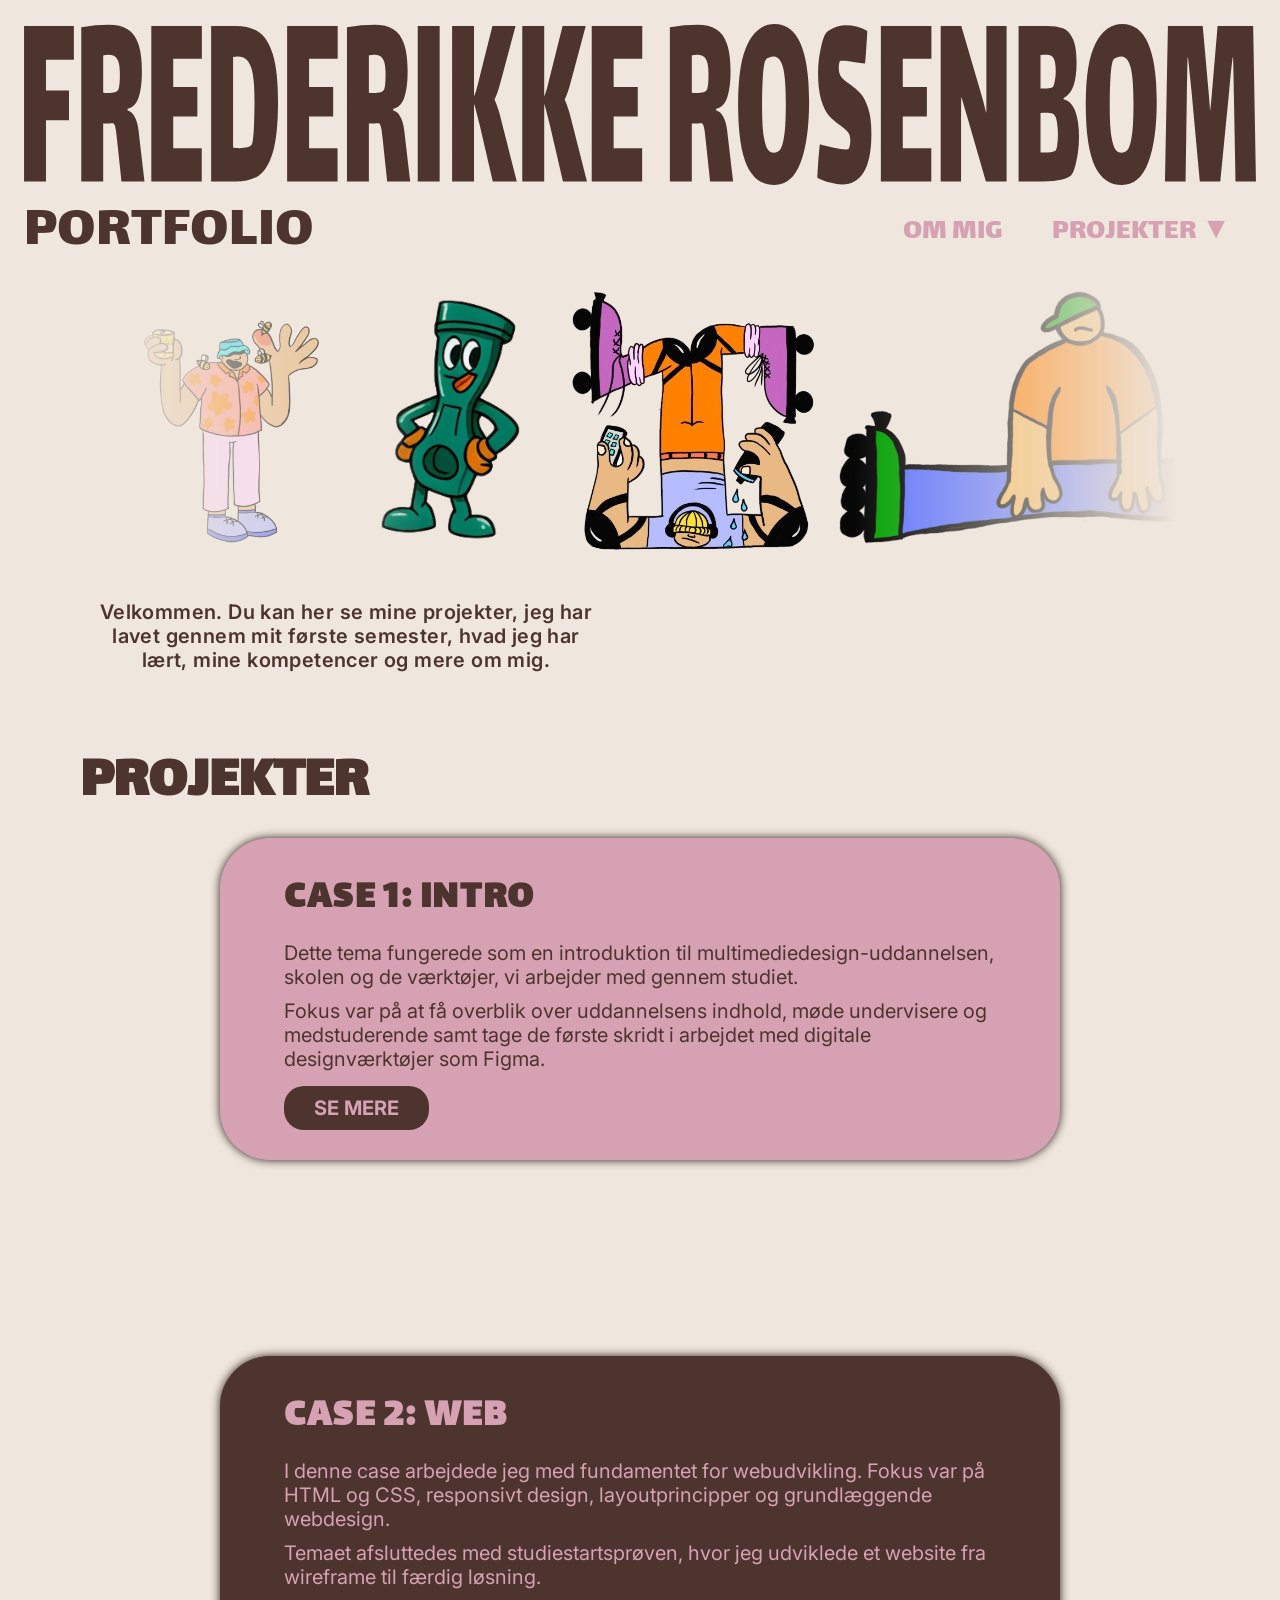
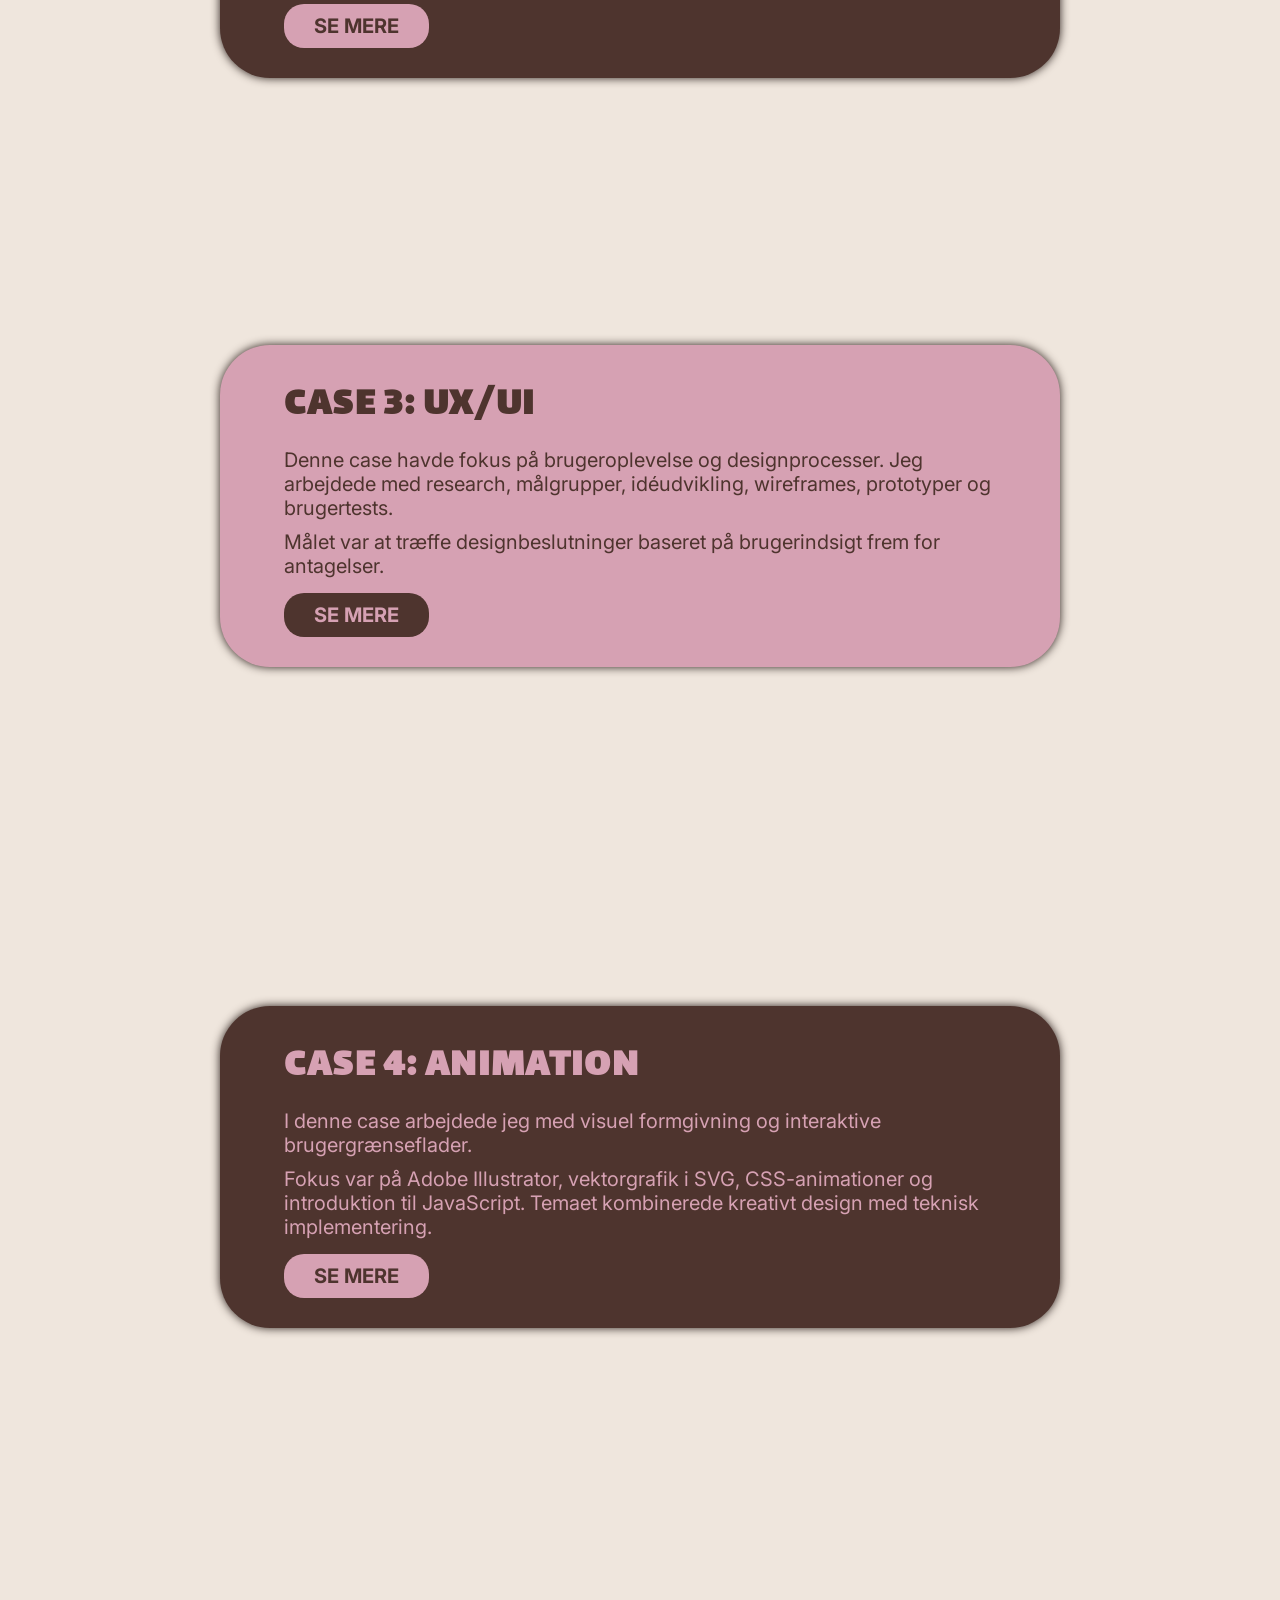
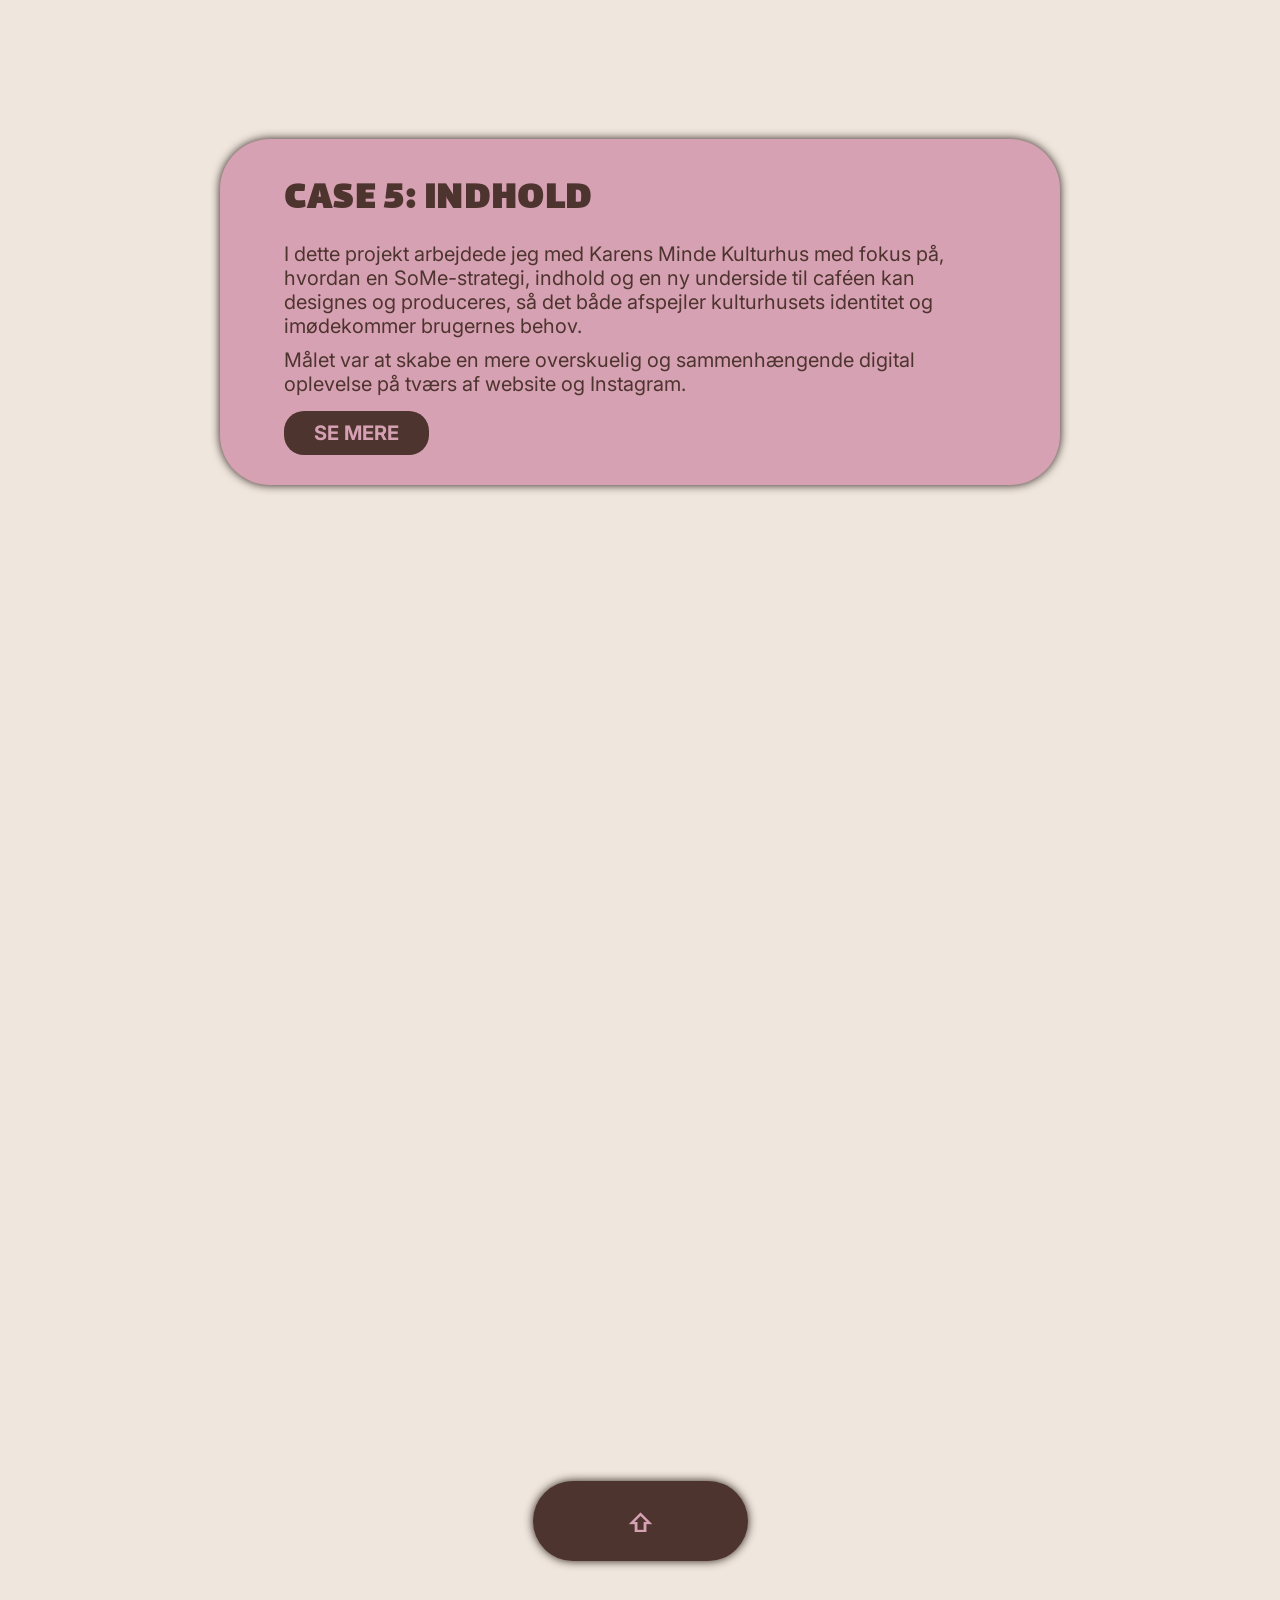
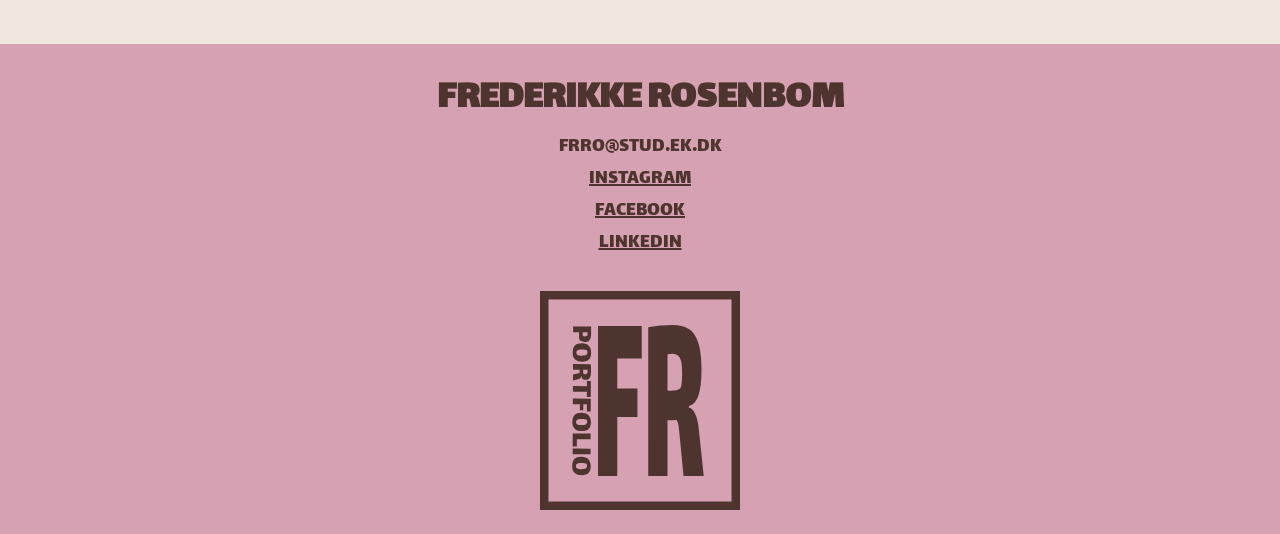
<file: index.html>
<!DOCTYPE html>
<html lang="da">

<head>
    <meta charset="UTF-8">
    <meta name="viewport" content="width=device-width, initial-scale=1.0, viewport-fit=cover">
    <link rel="stylesheet" href="css/reset.css" />
    <link rel="stylesheet" href="css/custom.css" />
    <link rel="stylesheet" href="css/burger.css" />
    <link rel="stylesheet" href="css/style.css" />
    <link rel="stylesheet" href="css/general.css" />
    <link rel="stylesheet" href="css/fonts.css" />
    <link rel="icon" type="image/png" href="img/favicon_io/favicon-32x32.png" />
    <link rel="preconnect" href="https://fonts.googleapis.com">
    <link rel="preconnect" href="https://fonts.gstatic.com" crossorigin>
    <link href="https://fonts.googleapis.com/css2?family=Lalezar&display=swap" rel="stylesheet">
    <link
        href="https://fonts.googleapis.com/css2?family=Inter:ital,opsz,wght@0,14..32,100..900;1,14..32,100..900&display=swap"
        rel="stylesheet">
    <title>F.R PORTFOLIO</title>
</head>

<body>
    <header id="forside">
        <div class="hero-box">
            <a class="hero-img" href="index.html">
                <img src="img/forside/name.svg" alt="heading-frederikke-rosenbom">
            </a>
        </div>
        <div class="navigation">
            <div class="logo">
                <a href="index.html"> PORTFOLIO </a>
            </div>
            <nav>
                <ul class="menu">
                    <li><a class="menuItem menuItem1" href="index.html">FORSIDE</a></li>
                    <li class="menuItem2"><a class="menuItem" href="om-mig.html">OM MIG</a></li>
                    <li><a class="menuItem menuItem3" href="#">PROJEKTER ▼</a>
                        <ul class="dropdown">
                            <li><a href="tema1.html">CASE 1: INTRO UGE</a></li>
                            <li><a href="tema2.html">CASE 2: WEB</a></li>
                            <li><a href="tema3.html">CASE 3: UX/UI</a></li>
                            <li><a href="tema4.html">CASE 4: ANIMATION</a></li>
                            <li><a href="tema5.html">CASE 5: INDHOLD</a></li>
                        </ul>
                    </li>
                </ul>

                <button class="burger">
                    <span class="line"></span>
                    <span class="line"></span>
                    <span class="line"></span>
                </button>

            </nav>
        </div>
    </header>
    <main>
        <!-- karrusel -->
        <div class="karrusel">
            <div class="karrusel-slide">
                <img src="img/forside/karussel/bi.webp" alt="illustration-mand-stukket-af-bi">
                <img src="img/forside/karussel/mekaniker1.webp" alt="illustration-bil-stempel-cartoon">
                <img src="img/forside/karussel/fald.webp" alt="illustration-mand-faldet-på-rulleskøjter">
                <img src="img/forside/karussel/forside.webp" alt="mand-sidder-på-gulv-i-split-med-rulleskøjter-på">
                <img src="img/forside/karussel/instruction.webp" alt="illustration-mand-faldet-på-rulleskøjter">
                <img src="img/forside/karussel/overlevelse.webp" alt="illustration-superhelt-faldet-på-løbehjul">
                <img src="img/forside/karussel/playlist.webp"
                    alt="illustration-mand-med-høretelefoner-lytter-til-musik">
                <img src="img/forside/karussel/quiz.webp" alt="illustration-klovn-på-cykel-med-popcorn">
                <img src="img/forside/karussel/bi2.webp" alt="sketch-mand-stukket-af-bi">
                <img src="img/forside/karussel/mekaniker2.webp" alt="illustration-bil-stempel-cartoon">
                <img src="img/forside/karussel/sporgsmaal.webp"
                    alt="illustration-mand-læner-sig-op-af-stort-spørgsmålstegn">
                <img src="img/forside/karussel/fald3.webp" alt="sketch-mand-faldet-på-rulleskøjter">
                <img src="img/forside/karussel/statistik.webp" alt="illustration-kvinde-falder-ned-af-et-søjlediagram">
                <img src="img/forside/karussel/three.webp"
                    alt="illustration-tre-figurer-på-cykel-løbehjul-og-rulleskøjter">

                <img src="img/forside/karussel/bi.webp" alt="illustration-mand-stukket-af-bi">
                <img src="img/forside/karussel/mekaniker1.webp" alt="illustration-bil-stempel-cartoon">
                <img src="img/forside/karussel/fald.webp" alt="illustration-mand-faldet-på-rulleskøjter">
                <img src="img/forside/karussel/forside.webp" alt="mand-sidder-på-gulv-i-split-med-rulleskøjter-på">
                <img src="img/forside/karussel/instruction.webp" alt="illustration-mand-faldet-på-rulleskøjter">
                <img src="img/forside/karussel/overlevelse.webp" alt="illustration-superhelt-faldet-på-løbehjul">
                <img src="img/forside/karussel/playlist.webp"
                    alt="illustration-mand-med-høretelefoner-lytter-til-musik">
                <img src="img/forside/karussel/quiz.webp" alt="illustration-klovn-på-cykel-med-popcorn">
                <img src="img/forside/karussel/bi2.webp" alt="sketch-mand-stukket-af-bi">
                <img src="img/forside/karussel/mekaniker2.webp" alt="illustration-bil-stempel-cartoon">
                <img src="img/forside/karussel/sporgsmaal.webp"
                    alt="illustration-mand-læner-sig-op-af-stort-spørgsmålstegn">
                <img src="img/forside/karussel/fald3.webp" alt="sketch-mand-faldet-på-rulleskøjter">
                <img src="img/forside/karussel/statistik.webp" alt="illustration-kvinde-falder-ned-af-et-søjlediagram">
                <img src="img/forside/karussel/three.webp"
                    alt="illustration-tre-figurer-på-cykel-løbehjul-og-rulleskøjter">
            </div>
        </div>
        <!-- tekst -->

        <p class="velkomst">Velkommen. Du kan her se mine projekter, jeg har lavet gennem mit første semester, hvad jeg
            har lært, mine kompetencer og mere om mig.</p>
        <!-- stack card -->

        <h1 class="projekter-forside">PROJEKTER</h1>
        <div class="all-cards">
            <ul id="cards">
                <li class="card" id="card1">
                    <div class="card-body">
                        <h2>CASE 1: INTRO</h2>
                        <p>Dette tema fungerede som en introduktion til multimediedesign-uddannelsen, skolen og de
                            værktøjer, vi arbejder med
                            gennem studiet. </p>
                        <p>Fokus var på at få overblik over uddannelsens indhold, møde undervisere og
                            medstuderende samt tage de
                            første skridt i arbejdet med digitale designværktøjer som Figma.</p>
                        <a class="card-link" href="tema1.html">SE MERE</a>
                    </div>
                </li>

                <li class="card" id="card2">
                    <div class="card-body">
                        <h2>CASE 2: WEB</h2>
                        <p>I denne case arbejdede jeg med fundamentet for webudvikling. Fokus var på HTML og CSS,
                            responsivt design,
                            layoutprincipper og grundlæggende webdesign. </p>
                        <p>Temaet afsluttedes med studiestartsprøven, hvor
                            jeg udviklede et website
                            fra wireframe til færdig løsning.</p>
                        <a class="card-link" href="tema2.html">SE MERE</a>

                    </div>
                </li>

                <li class="card" id="card3">
                    <div class="card-body">
                        <h2>CASE 3: UX/UI</h2>
                        <p>Denne case havde fokus på brugeroplevelse og designprocesser. Jeg arbejdede med research,
                            målgrupper, idéudvikling,
                            wireframes, prototyper og brugertests.</p>
                        <p> Målet var at træffe designbeslutninger baseret på
                            brugerindsigt frem for
                            antagelser.</p>
                        <a class="card-link" href="tema3.html">SE MERE</a>

                    </div>
                </li>

                <li class="card" id="card4">
                    <div class="card-body">
                        <h2>CASE 4: ANIMATION</h2>
                        <p>I denne case arbejdede jeg med visuel formgivning og interaktive brugergrænseflader. </p>
                        <p>Fokus
                            var på Adobe Illustrator,
                            vektorgrafik i SVG, CSS-animationer og introduktion til JavaScript. Temaet kombinerede
                            kreativt design med teknisk
                            implementering.</p>
                        <a class="card-link" href="tema4.html">SE MERE</a>

                    </div>
                </li>


                <li class="card" id="card5">
                    <div class="card-body">
                        <h2>CASE 5: INDHOLD</h2>
                        <p>I dette projekt arbejdede jeg med Karens Minde Kulturhus med fokus på, hvordan en
                            SoMe-strategi, indhold og en ny
                            underside til caféen kan designes og produceres, så det både afspejler kulturhusets
                            identitet og imødekommer brugernes
                            behov. </p>
                        <p>Målet var at skabe en mere overskuelig og sammenhængende digital oplevelse på tværs
                            af website og Instagram.</p>
                        <a class="card-link" href="tema5.html">SE MERE</a>

                    </div>
                </li>

                <li class="card" id="card6">
                    <div class="card-body">

                        <a href="#forside">⇧</a>

                    </div>


                </li>

            </ul>

        </div>

    </main>
    <footer>
        <h3>FREDERIKKE ROSENBOM</h3>
        <ul class="footer1">
            <li>FRRO@STUD.EK.DK</li>
        </ul>
        <ul class="footer2">
            <li><a href="https://www.instagram.com/frederikkerosenbom/">INSTAGRAM</a></li>
            <li><a href="https://www.facebook.com/frederikkeamalie.rosenbom">FACEBOOK</a></li>
            <li><a href="https://www.linkedin.com/in/frederikke-rosenbom-70000821b/">LINKEDIN</a></li>

        </ul>
        <img src="img/logo/logo.svg" alt="logo-f-r-portfolio">
    </footer>

    <script src="js/burger.js"></script>
    <script src="js/hero.js"></script>

</body>

</html>
</file>
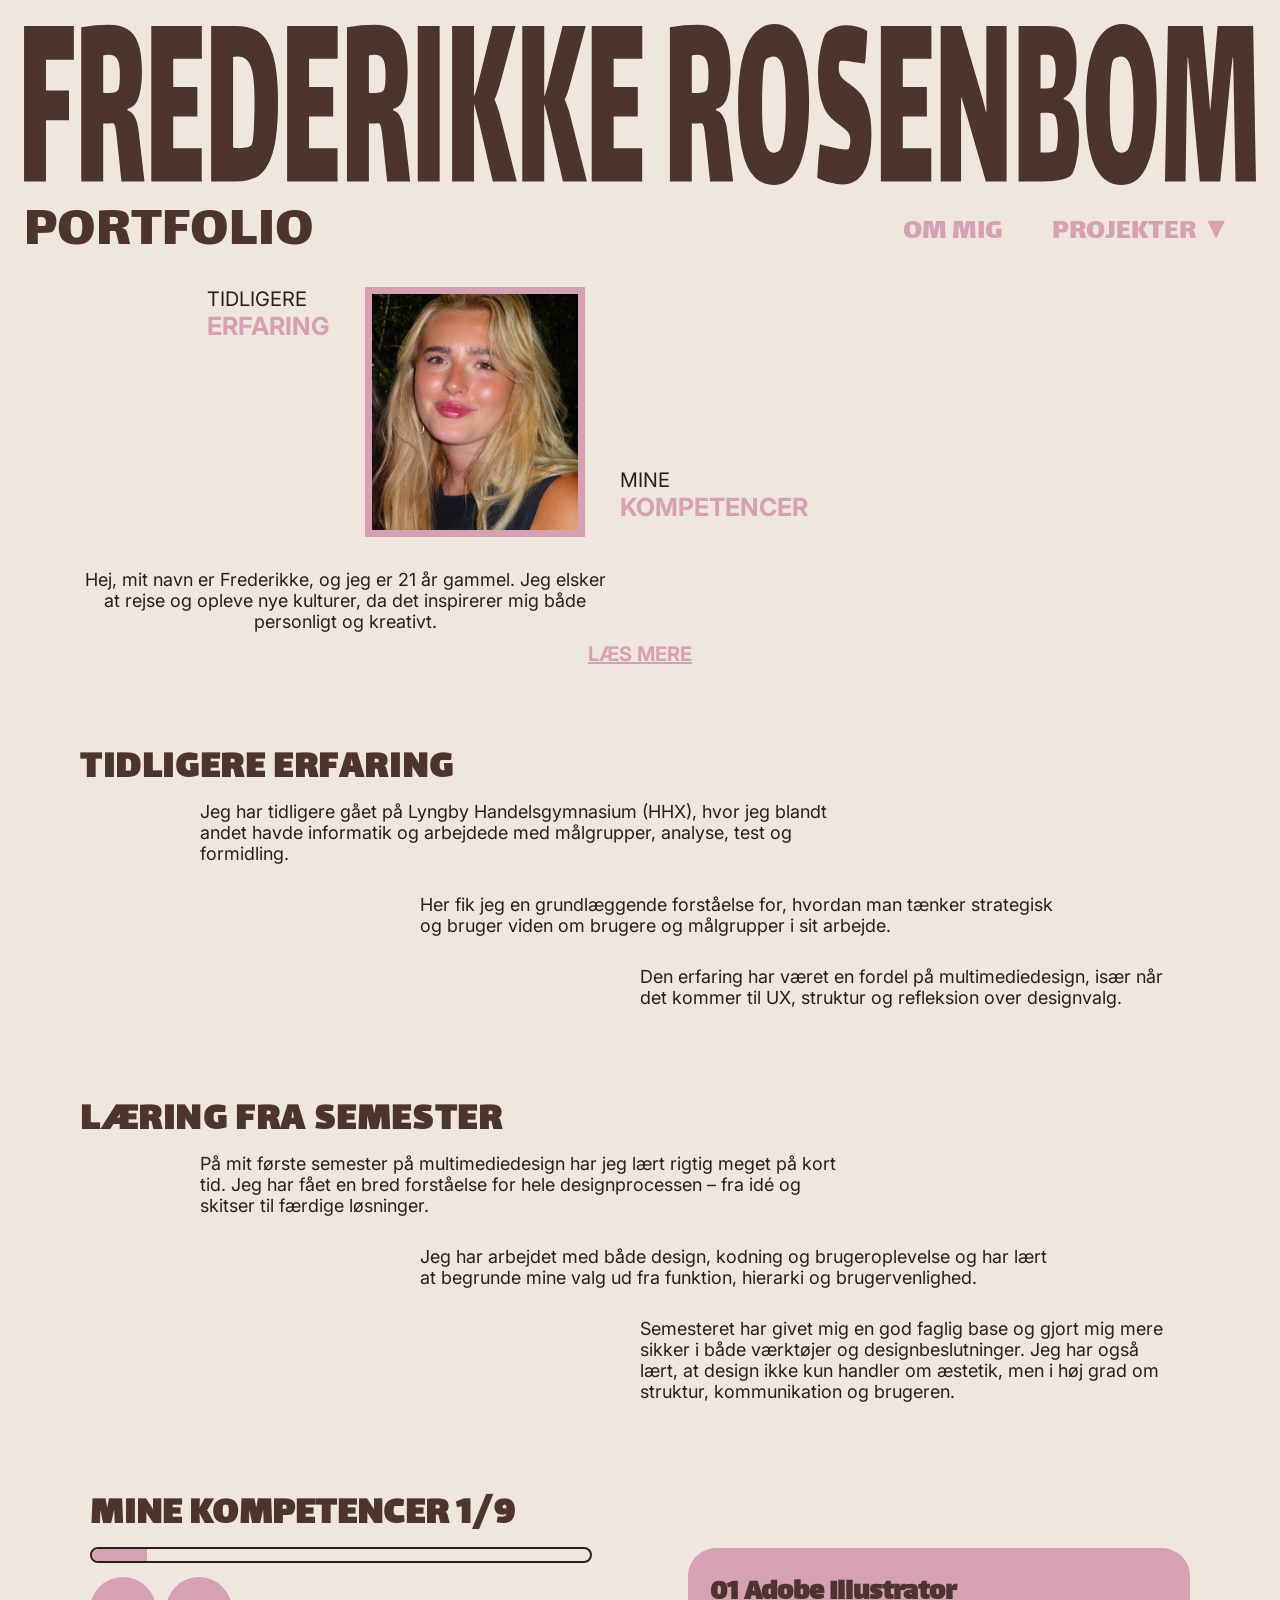
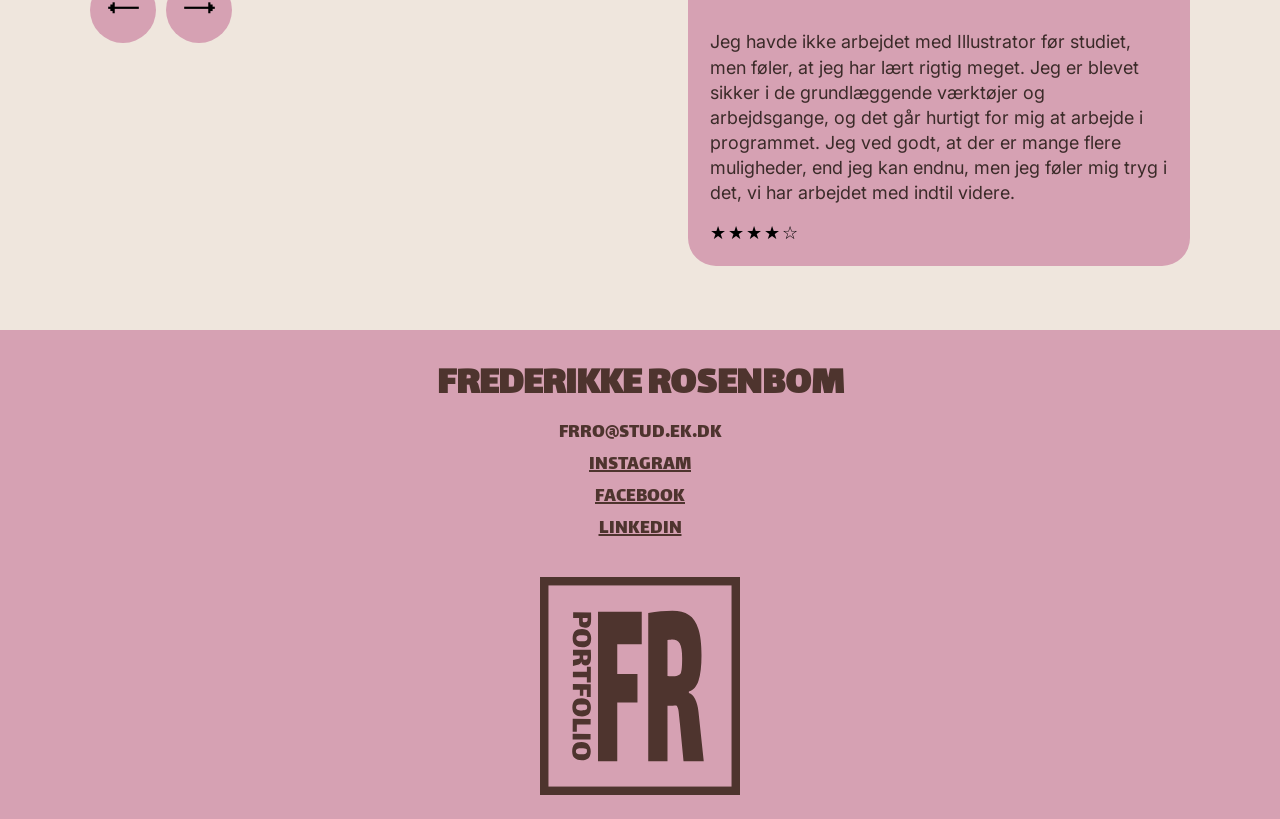
<file: om-mig.html>
<!DOCTYPE html>
<html lang="da">

<head>
    <meta charset="UTF-8">
    <meta name="viewport" content="width=device-width, initial-scale=1.0, viewport-fit=cover">
    <link rel="stylesheet" href="css/reset.css" />
    <link rel="stylesheet" href="css/custom.css" />
    <link rel="stylesheet" href="css/burger.css" />
    <link rel="stylesheet" href="css/style.css" />
    <link rel="stylesheet" href="css/general.css" />
    <link rel="stylesheet" href="css/fonts.css" />
    <link rel="icon" type="image/png" href="img/favicon_io/favicon-32x32.png" />
    <link rel="preconnect" href="https://fonts.googleapis.com">
    <link rel="preconnect" href="https://fonts.gstatic.com" crossorigin>
    <link href="https://fonts.googleapis.com/css2?family=Lalezar&display=swap" rel="stylesheet">
    <link
        href="https://fonts.googleapis.com/css2?family=Inter:ital,opsz,wght@0,14..32,100..900;1,14..32,100..900&display=swap"
        rel="stylesheet">
    <title>F.R PORTFOLIO</title>
</head>

<body>
    <header>
        <a href="index.html"><img src="img/forside/name.svg" alt="heading-frederikke-rosenbom"></a>
        <div class="navigation">
            <div class="logo">
                <a href="index.html"> PORTFOLIO </a>
            </div>
            <nav>
                <ul class="menu">
                    <li><a class="menuItem menuItem1" href="index.html">FORSIDE</a></li>
                    <li class="menuItem2"><a class="menuItem" href="om-mig.html">OM MIG</a></li>
                    <li><a class="menuItem menuItem3" href="#">PROJEKTER ▼</a>
                        <ul class="dropdown">
                            <li><a href="tema1.html">CASE 1: INTRO UGE</a></li>
                            <li><a href="tema2.html">CASE 2: WEB</a></li>
                            <li><a href="tema3.html">CASE 3: UX/UI</a></li>
                            <li><a href="tema4.html">CASE 4: ANIMATION</a></li>
                            <li><a href="tema5.html">CASE 5: INDHOLD</a></li>
                        </ul>
                    </li>
                </ul>

                <button class="burger">
                    <span class="line"></span>
                    <span class="line"></span>
                    <span class="line"></span>
                </button>

            </nav>
        </div>
    </header>
    <main>
        <div class="om-mig1">
            <img src="img/ommig/mig.webp" alt="billede-af-frederikke">
            <p class="erfaring-link">TIDLIGERE <br><a href="#erfaring">ERFARING</a></p>
            <p class="kompetence-link">MINE <br><a href="#skills">KOMPETENCER</a></p>
        </div>
        <div class="om-mig-tekst">
            <div class="om-mig-tekst1">
                <p class="om-mig-tekst-p1">Hej, mit navn er Frederikke, og jeg er 21 år gammel. Jeg elsker at rejse og
                    opleve nye kulturer, da det
                    inspirerer mig
                    både personligt og kreativt.</p>
                <a href="#" id="mere-link">LÆS MERE</a>
            </div>
            <div id="mere" class="omMigMere">
                <div class="omMigMere1">
                    <h4>INSPIRATION</h4>
                    <p>Jeg bliver især inspireret af farver, stemninger og måden design og kommunikation bruges
                        forskelligt
                        rundt omkring i
                        verden, og jeg tager ofte den inspiration med mig ind i mit eget kreative arbejde.
                    </p>
                </div>
                <div class="omMigMere2">
                    <h4>FRITID</h4>
                    <p>
                        I min fritid arbejder jeg som reformer-instruktør, og derudover bruger jeg meget tid på små
                        kreative
                        hobbyer. Jeg elsker
                        at være kreativ på mange forskellige måder – alt fra at hækle og strikke til at tegne, lave
                        smykker
                        og
                        eksperimentere
                        med andre kreative projekter. For mig handler kreativitet både om at fordybe sig og om at have
                        frihed
                        til at prøve nye
                        ting af.
                    </p>
                </div>
                <div class="omMigMere3">
                    <h4>GENERELT</h4>
                    <p>
                        Jeg er generelt en kreativ person, som godt kan lide at arbejde visuelt og skabe løsninger, der
                        både
                        har
                        personlighed og
                        fungerer i praksis. Jeg går meget op i detaljen, men også i helheden, og jeg kan godt lide at
                        finde
                        balancen mellem
                        æstetik, stemning og funktion.
                    </p>
                    <a href="#" id="mindre-link">VIS MINDRE</a>
                </div>
            </div>
        </div>
        <div id="erfaring">
            <h2>TIDLIGERE ERFARING</h2>
            <div class="erfaring-tekst">
                <p class="erfaring1">Jeg har tidligere gået på Lyngby Handelsgymnasium (HHX), hvor jeg blandt andet
                    havde
                    informatik og
                    arbejdede med
                    målgrupper, analyse, test og formidling. </p>
                <p class="erfaring2">Her fik jeg en grundlæggende forståelse for, hvordan man tænker
                    strategisk og
                    bruger viden om brugere og målgrupper i sit arbejde. </p>
                <p class="erfaring3">Den erfaring har været en fordel på
                    multimediedesign, især når det
                    kommer til UX, struktur og refleksion over designvalg.</p>
            </div>
        </div>

        <div id="learned">
            <h2>LÆRING FRA SEMESTER</h2>
            <div class="lesson-tekst">
                <p class="lesson1">På mit første semester på multimediedesign har jeg lært rigtig meget på kort tid. Jeg
                    har
                    fået en bred
                    forståelse for
                    hele designprocessen – fra idé og skitser til færdige løsninger.
                </p>
                <p class="lesson2">Jeg har arbejdet med både design,
                    kodning og
                    brugeroplevelse og har lært at begrunde mine valg ud fra funktion, hierarki og brugervenlighed.
                </p>
                <p class="lesson3"> Semesteret har givet mig en god faglig base og gjort mig mere sikker i både
                    værktøjer og
                    designbeslutninger. Jeg har
                    også lært, at design ikke kun handler om æstetik, men i høj grad om struktur, kommunikation og
                    brugeren.
                </p>
            </div>
        </div>

        <!-- kompetencer -->
        <div id="skills" class="skills">
            <div class="top">
                <h2>MINE KOMPETENCER <span id="page">1</span>/<span id="total">0</span></h2>

                <div class="bar">
                    <div class="bar-fill" id="barFill"></div>
                </div>

                <div class="nav">
                    <button id="prev" aria-label="Forrige">⭠</button>
                    <button id="next" aria-label="Næste">⭢</button>

                </div>
            </div>

            <div class="skills-card" aria-live="polite">
                <h3 id="title"></h3>
                <p id="text"></p>
                <div class="stars" id="stars"></div>
            </div>
        </div>




    </main>
    <footer>
        <h3>FREDERIKKE ROSENBOM</h3>
        <ul class="footer1">
            <li>FRRO@STUD.EK.DK</li>
        </ul>
        <ul class="footer2">
            <li><a href="https://www.instagram.com/frederikkerosenbom/">INSTAGRAM</a></li>
            <li><a href="https://www.facebook.com/frederikkeamalie.rosenbom">FACEBOOK</a></li>
            <li><a href="https://www.linkedin.com/in/frederikke-rosenbom-70000821b/">LINKEDIN</a></li>
        </ul>
        <img src="img/logo/logo.svg" alt="logo-f-r-portfolio">
    </footer>
    <script src="js/burger.js"></script>
    <script src="js/skills.js"></script>
    <script src="js/showMoreMe.js"></script>
    <script src="js/skip-home.js"></script>

</body>

</html>
</file>
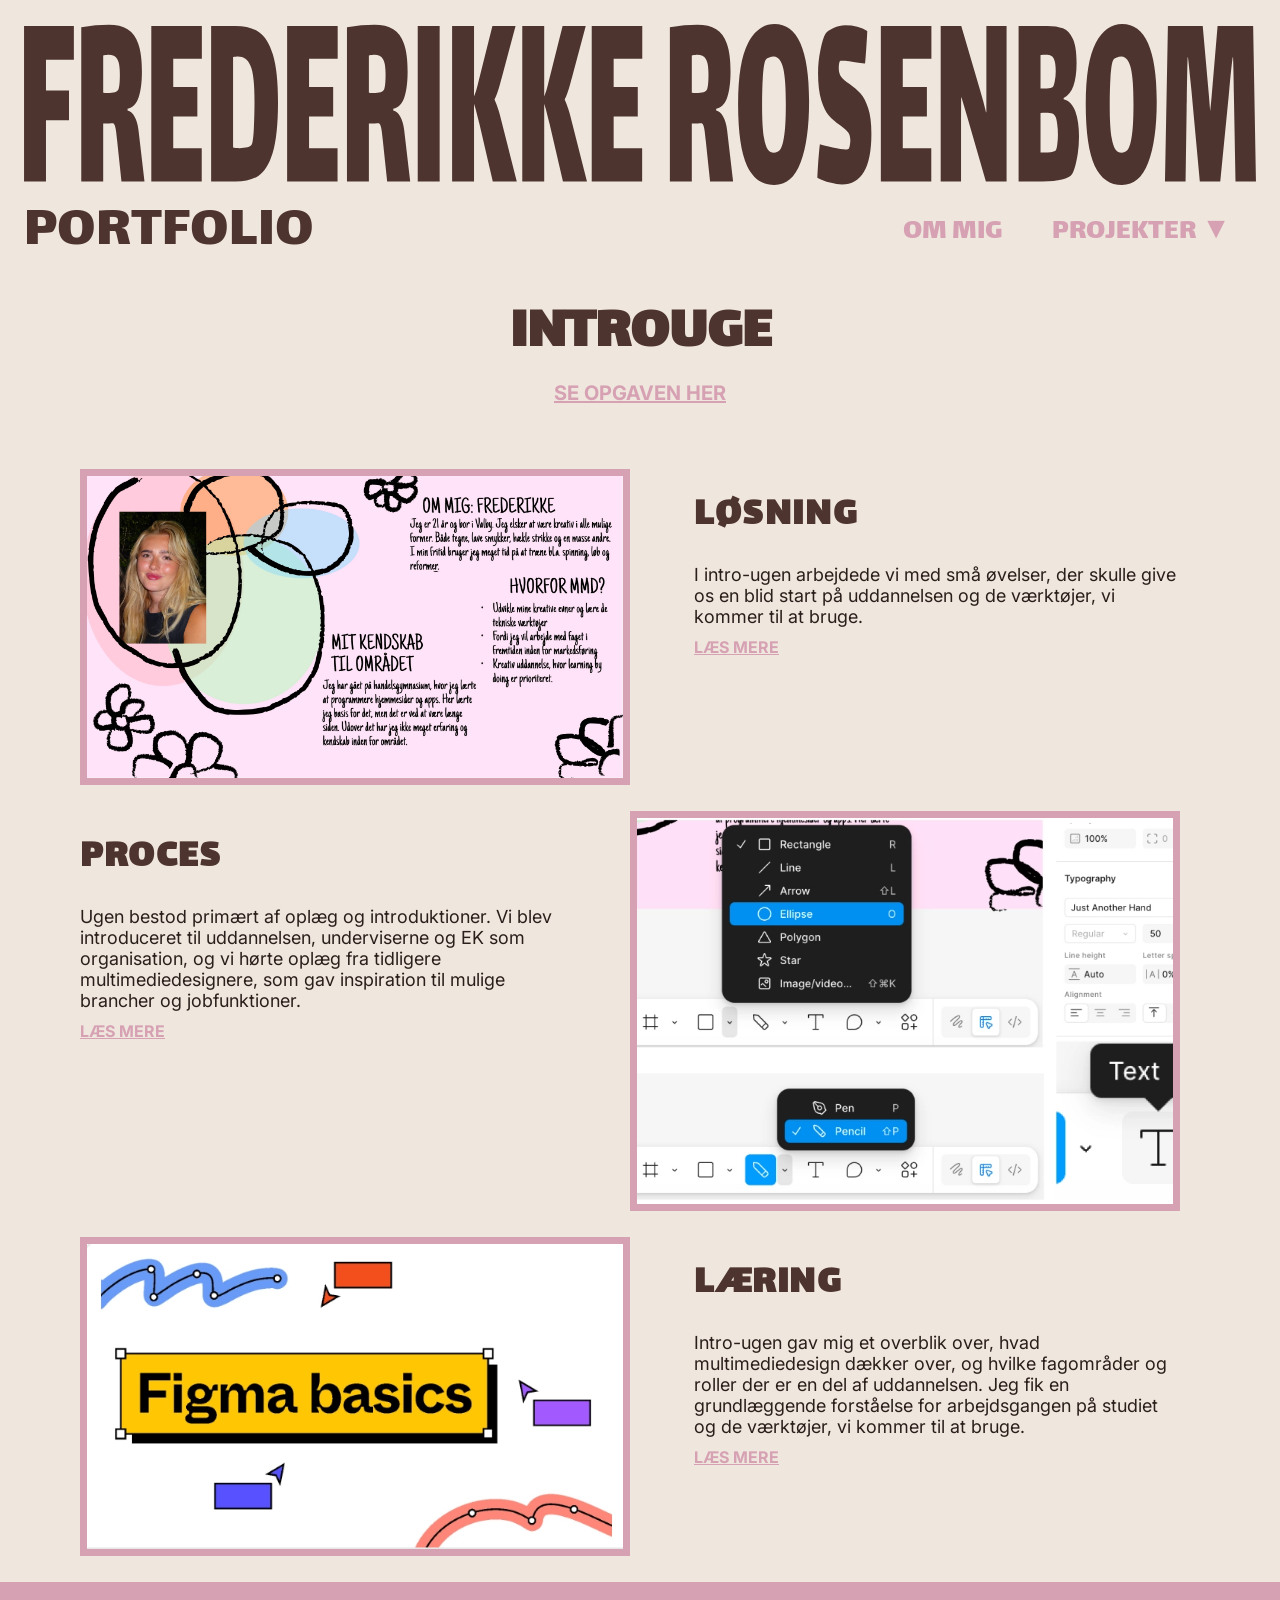
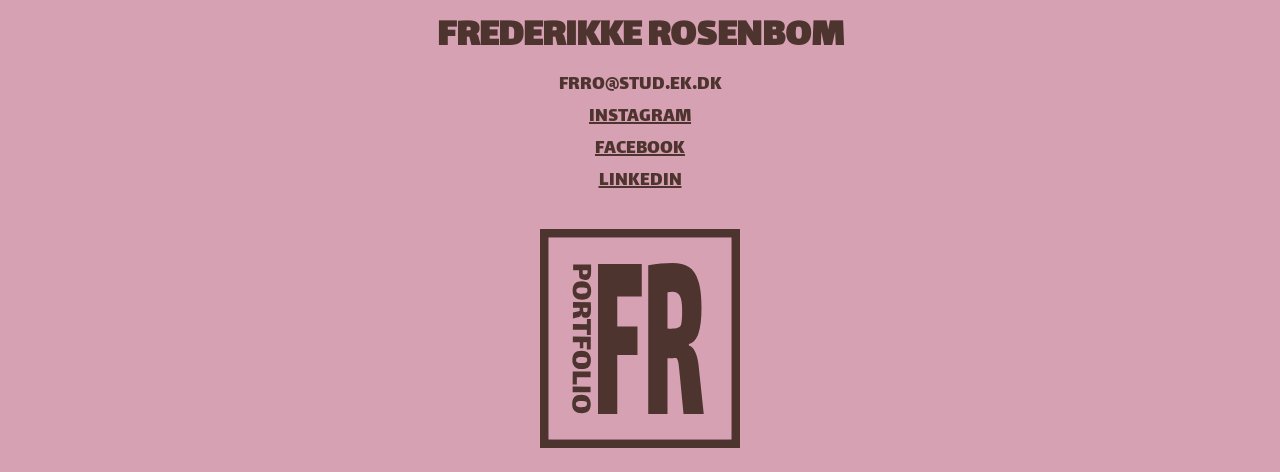
<file: tema1.html>
<!DOCTYPE html>
<html lang="da">

<head>
    <meta charset="UTF-8">
    <meta name="viewport" content="width=device-width, initial-scale=1.0, viewport-fit=cover">
    <link rel="stylesheet" href="css/reset.css" />
    <link rel="stylesheet" href="css/custom.css" />
    <link rel="stylesheet" href="css/burger.css" />
    <link rel="stylesheet" href="css/style.css" />
    <link rel="stylesheet" href="css/general.css" />
    <link rel="stylesheet" href="css/fonts.css" />
    <link rel="icon" type="image/png" href="img/favicon_io/favicon-32x32.png" />
    <link rel="preconnect" href="https://fonts.googleapis.com">
    <link rel="preconnect" href="https://fonts.gstatic.com" crossorigin>
    <link href="https://fonts.googleapis.com/css2?family=Lalezar&display=swap" rel="stylesheet">
    <link
        href="https://fonts.googleapis.com/css2?family=Inter:ital,opsz,wght@0,14..32,100..900;1,14..32,100..900&display=swap"
        rel="stylesheet">
    <title>F.R PORTFOLIO</title>
</head>

<body>
    <header>
        <a href="index.html"><img src="img/forside/name.svg" alt="heading-frederikke-rosenbom"></a>
        <div class="navigation">
            <div class="logo">
                <a href="index.html"> PORTFOLIO </a>
            </div>
            <nav>
                <ul class="menu">
                    <li><a class="menuItem menuItem1" href="index.html">FORSIDE</a></li>
                    <li class="menuItem2"><a class="menuItem" href="om-mig.html">OM MIG</a></li>
                    <li><a class="menuItem menuItem3" href="#">PROJEKTER ▼</a>
                        <ul class="dropdown">
                            <li><a href="tema1.html">CASE 1: INTRO UGE</a></li>
                            <li><a href="tema2.html">CASE 2: WEB</a></li>
                            <li><a href="tema3.html">CASE 3: UX/UI</a></li>
                            <li><a href="tema4.html">CASE 4: ANIMATION</a></li>
                            <li><a href="tema5.html">CASE 5: INDHOLD</a></li>
                        </ul>
                    </li>
                </ul>

                <button class="burger">
                    <span class="line"></span>
                    <span class="line"></span>
                    <span class="line"></span>
                </button>

            </nav>
        </div>
    </header>
    <main class="tema-main">
        <h1>INTROUGE</h1>
        <div class="link-bg"><a class="opgave-link"
                href="https://www.figma.com/design/gDF7o5WPlmYDMDGWujh6Wy/Pr%C3%A6sentationskort?node-id=0-1&t=eKoxH1xuMOZWyN6j-1">SE
                OPGAVEN HER</a></div>

        <div class="result">
            <h2 class="tema-h2-1">LØSNING</h2>
            <img src="img/tema1/intro.webp" alt="introduktionskort">
            <div>
                <h2 class="tema-h2-2">LØSNING</h2>
                <div class="result-1">
                    <p>I intro-ugen arbejdede vi med små øvelser, der skulle give os en blid start på uddannelsen og de
                        værktøjer, vi kommer
                        til at bruge.</p>
                    <a href="#" id="mere-tema-result">LÆS MERE</a>
                </div>
                <div class="result-more">
                    <h4>FIGMA</h4>
                    <p>Som en del af ugen lavede vi et præsentationskort af os selv i Figma, som havde fokus på
                        at lære
                        programmet at kende og arbejde med simple visuelle elementer.</p>
                    <h4>MÅLET</h4>
                    <p>Opgaven var ikke at lave et færdigt designprodukt, men at få en første forståelse for værktøjet
                        og
                        for,
                        hvordan vi
                        kommer til at arbejde med design fremadrettet.</p>
                    <a href="#" id="mindre-tema-result">VIS MINDRE</a>
                </div>
            </div>
        </div>
        <div class="proces">
            <h2 class="tema-h2-1">PROCES</h2>
            <img src="img/tema1/intro-proces.webp" alt="proces-af-intro-kort">

            <div>
                <h2 class="tema-h2-2">PROCES</h2>
                <div class="proces-1">
                    <p>Ugen bestod primært af oplæg og introduktioner. Vi blev introduceret til uddannelsen,
                        underviserne og
                        EK
                        som
                        organisation, og vi hørte oplæg fra tidligere multimediedesignere, som gav inspiration til
                        mulige
                        brancher og
                        jobfunktioner.</p>
                    <a href="#" id="mere-tema-proces">LÆS MERE</a>
                </div>

                <div class="proces-more">
                    <h4>IDEUDVIKLING</h4>
                    <p>Derudover arbejdede vi med de første øvelser i Figma og blev introduceret til idéudvikling, så vi
                        fik
                        en
                        forståelse for,
                        hvordan man kan tænke kreativt og struktureret, før man går i gang med design og produktion.</p>
                    <a href="#" id="mindre-tema-proces">VIS MINDRE</a>
                </div>
            </div>


        </div>

        <div class="learning">
            <h2 class="tema-h2-1">LÆRING</h2>
            <img src="img/tema1/figma.webp" alt="billede-af-figma-logo">
            <div>
                <h2 class="tema-h2-2">LÆRING</h2>
                <div class="learning-1">

                    <p>Intro-ugen gav mig et overblik over, hvad multimediedesign dækker over, og hvilke fagområder og
                        roller
                        der er en del af
                        uddannelsen. Jeg fik en grundlæggende forståelse for arbejdsgangen på studiet og de værktøjer,
                        vi
                        kommer
                        til at bruge.</p>
                    <a href="#" id="mere-tema-learning">LÆS MERE</a>
                </div>
                <div class="learning-more">
                    <h4>FORSTÅELSE</h4>
                    <p>Selvom ugen ikke var produktions-tung, var den vigtig for at skabe en fælles forståelse,
                        forventningsafstemning og et
                        fundament for resten af semesteret.</p>
                    <a href="#" id="mindre-tema-learning">VIS MINDRE</a>
                </div>
            </div>
        </div>
    </main>
    <footer>
        <h3>FREDERIKKE ROSENBOM</h3>
        <ul class="footer1">
            <li>FRRO@STUD.EK.DK</li>
        </ul>
        <ul class="footer2">
            <li><a href="https://www.instagram.com/frederikkerosenbom/">INSTAGRAM</a></li>
            <li><a href="https://www.facebook.com/frederikkeamalie.rosenbom">FACEBOOK</a></li>
            <li><a href="https://www.linkedin.com/in/frederikke-rosenbom-70000821b/">LINKEDIN</a></li>
        </ul>
        <img src="img/logo/logo.svg" alt="logo-f-r-portfolio">
    </footer>
    <script src="js/burger.js"></script>
    <script src="js/tema.js"></script>
    <script src="js/skip-home.js"></script>
</body>

</html>
</file>
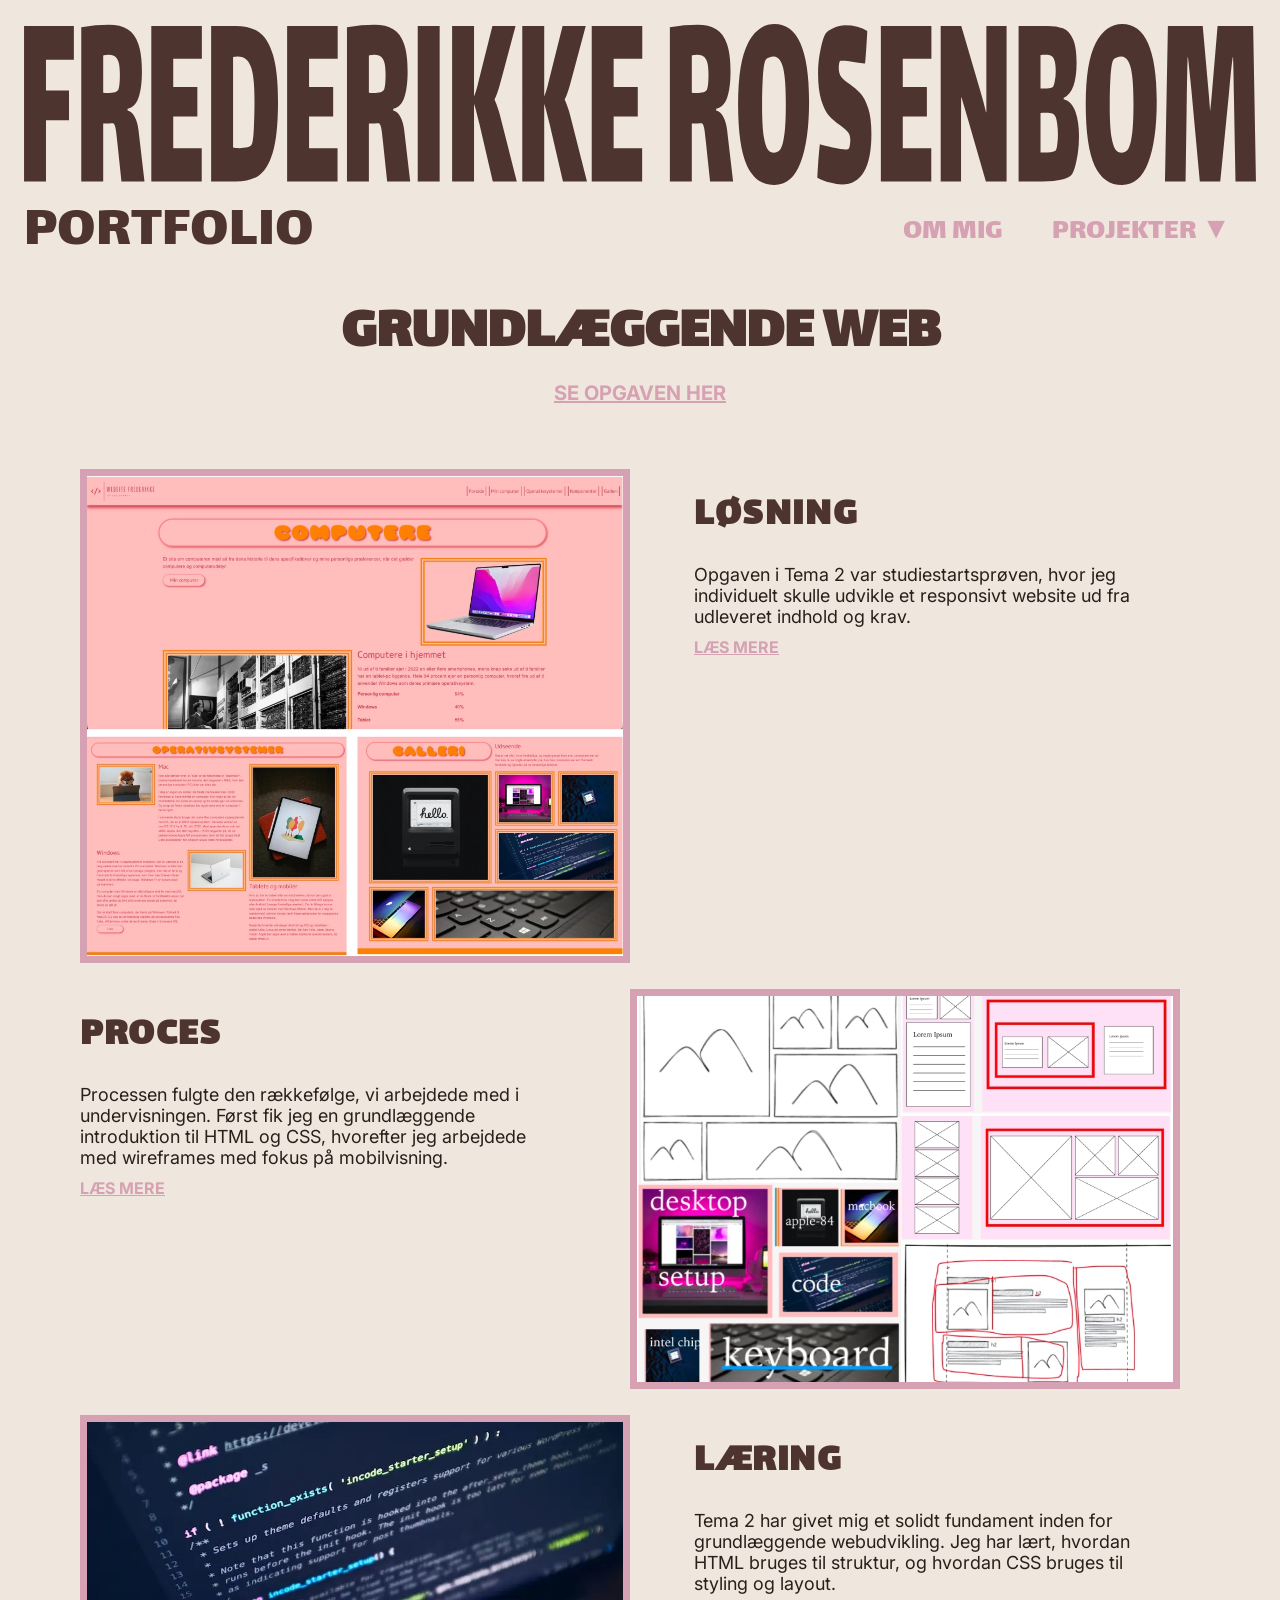
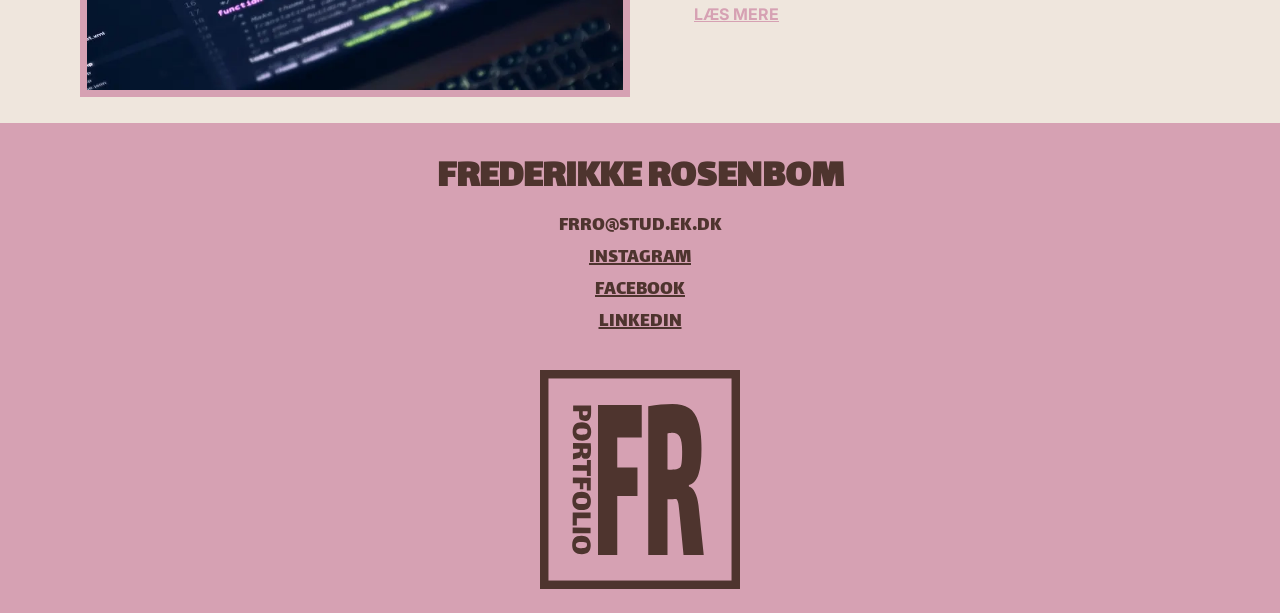
<file: tema2.html>
<!DOCTYPE html>
<html lang="da">

<head>
    <meta charset="UTF-8">
    <meta name="viewport" content="width=device-width, initial-scale=1.0, viewport-fit=cover">
    <link rel="stylesheet" href="css/reset.css" />
    <link rel="stylesheet" href="css/custom.css" />
    <link rel="stylesheet" href="css/burger.css" />
    <link rel="stylesheet" href="css/style.css" />
    <link rel="stylesheet" href="css/general.css" />
    <link rel="stylesheet" href="css/fonts.css" />
    <link rel="icon" type="image/png" href="img/favicon_io/favicon-32x32.png" />
    <link rel="preconnect" href="https://fonts.googleapis.com">
    <link rel="preconnect" href="https://fonts.gstatic.com" crossorigin>
    <link href="https://fonts.googleapis.com/css2?family=Lalezar&display=swap" rel="stylesheet">
    <link
        href="https://fonts.googleapis.com/css2?family=Inter:ital,opsz,wght@0,14..32,100..900;1,14..32,100..900&display=swap"
        rel="stylesheet">
    <title>F.R PORTFOLIO</title>
</head>

<body>
    <header>
        <a href="index.html"><img src="img/forside/name.svg" alt="heading-frederikke-rosenbom"></a>
        <div class="navigation">
            <div class="logo">
                <a href="index.html"> PORTFOLIO </a>
            </div>
            <nav>
                <ul class="menu">
                    <li><a class="menuItem menuItem1" href="index.html">FORSIDE</a></li>
                    <li class="menuItem2"><a class="menuItem" href="om-mig.html">OM MIG</a></li>
                    <li><a class="menuItem menuItem3" href="#">PROJEKTER ▼</a>
                        <ul class="dropdown">
                            <li><a href="tema1.html">CASE 1: INTRO UGE</a></li>
                            <li><a href="tema2.html">CASE 2: WEB</a></li>
                            <li><a href="tema3.html">CASE 3: UX/UI</a></li>
                            <li><a href="tema4.html">CASE 4: ANIMATION</a></li>
                            <li><a href="tema5.html">CASE 5: INDHOLD</a></li>
                        </ul>
                    </li>
                </ul>

                <button class="burger">
                    <span class="line"></span>
                    <span class="line"></span>
                    <span class="line"></span>
                </button>

            </nav>
        </div>
    </header>
    <main class="tema-main">
        <h1>GRUNDLÆGGENDE WEB</h1>
        <div class="link-bg"> <a class="opgave-link"
                href="https://frederikkerosenbom.github.io/website_studiestartsproeve/">SE OPGAVEN
                HER</a></div>

        <div class="result">
            <h2 class="tema-h2-1">LØSNING</h2>
            <img src="img/tema2/tema2-result.webp" alt="tema-2-resultat">
            <div>
                <h2 class="tema-h2-2">LØSNING</h2>
                <div class="result-1">
                    <p>Opgaven i Tema 2 var studiestartsprøven, hvor jeg individuelt skulle udvikle et responsivt
                        website ud
                        fra
                        udleveret
                        indhold og krav. </p>
                    <a href="#" id="mere-tema-result">LÆS MERE</a>
                </div>
                <div class="result-more">
                    <h4>FOKUS</h4>
                    <p>
                        Løsningen blev en færdig hjemmeside opbygget i HTML og CSS med fokus på struktur,
                        læsbarhed og
                        brugervenlighed. </p>
                    <h4>HTML OG CSS</h4>
                    <p>
                        Jeg arbejdede med semantisk HTML, simpel navigation og et overskueligt layout, der
                        fungerer på både
                        mobil og desktop. Designet er holdt enkelt og struktureret, så indholdet er nemt at aflæse og
                        finde
                        rundt i.</p>
                    <a href="#" id="mindre-tema-result">VIS MINDRE</a>
                </div>
            </div>
        </div>
        <div class="proces">
            <h2 class="tema-h2-1">PROCES</h2>
            <img src="img/tema2/tema2-proces.webp" alt="tema-2-proces-billede">

            <div>
                <h2 class="tema-h2-2">PROCES</h2>
                <div class="proces-1">
                    <p>Processen fulgte den rækkefølge, vi arbejdede med i undervisningen. Først fik jeg en
                        grundlæggende
                        introduktion til HTML
                        og CSS, hvorefter jeg arbejdede med wireframes med fokus på mobilvisning. </p>
                    <a href="#" id="mere-tema-proces">LÆS MERE</a>
                </div>

                <div class="proces-more">
                    <h4>DESIGNPROCES</h4>
                    <p>
                        Derefter lavede jeg design og layout i Figma, hvor farver, typografi og struktur blev fastlagt.
                        På
                        baggrund af dette begyndte jeg at kode websitet i
                        VS Code og arbejdede løbende med layout, responsivitet og justeringer i browseren.
                    </p>
                    <a href="#" id="mindre-tema-proces">VIS MINDRE</a>
                </div>
            </div>

        </div>
        <div class="learning">
            <h2 class="tema-h2-1">LÆRING</h2>

            <img src="img/tema2/tema2-kode.webp" alt="kode">
            <div>
                <h2 class="tema-h2-2">LÆRING</h2>
                <div class="learning-1">
                    <p>Tema 2 har givet mig et solidt fundament inden for grundlæggende webudvikling. Jeg har lært,
                        hvordan
                        HTML
                        bruges til struktur, og hvordan CSS bruges til styling og layout.
                    </p>
                    <a href="#" id="mere-tema-learning">LÆS MERE</a>
                </div>
                <div class="learning-more">
                    <h4>RESPONSIVT DESIGN</h4>
                    <p>
                        Jeg har fået en bedre forståelse for responsivt
                        design, mobile first-tilgang og brugen af Flexbox og Grid. Derudover har jeg lært, hvor vigtig
                        struktur,
                        visuel
                        hierarki og typografi er for en god brugeroplevelse.
                    </p>
                    <h4>SAMMENHÆNG</h4>
                    <p>
                        Temaet har gjort mig mere sikker i at arbejde med både design og kode og
                        givet mig en klar forståelse for, hvordan de to hænger sammen i praksis.</p>
                    <a href="#" id="mindre-tema-learning">VIS MINDRE</a>
                </div>
            </div>
        </div>
    </main>
    <footer>
        <h3>FREDERIKKE ROSENBOM</h3>
        <ul class="footer1">
            <li>FRRO@STUD.EK.DK</li>
        </ul>
        <ul class="footer2">
            <li><a href="https://www.instagram.com/frederikkerosenbom/">INSTAGRAM</a></li>
            <li><a href="https://www.facebook.com/frederikkeamalie.rosenbom">FACEBOOK</a></li>
            <li><a href="https://www.linkedin.com/in/frederikke-rosenbom-70000821b/">LINKEDIN</a></li>
        </ul>
        <img src="img/logo/logo.svg" alt="logo-f-r-portfolio">
    </footer>
    <script src="js/burger.js"></script>
    <script src="js/tema.js"></script>
    <script src="js/skip-home.js"></script>


</body>

</html>
</file>
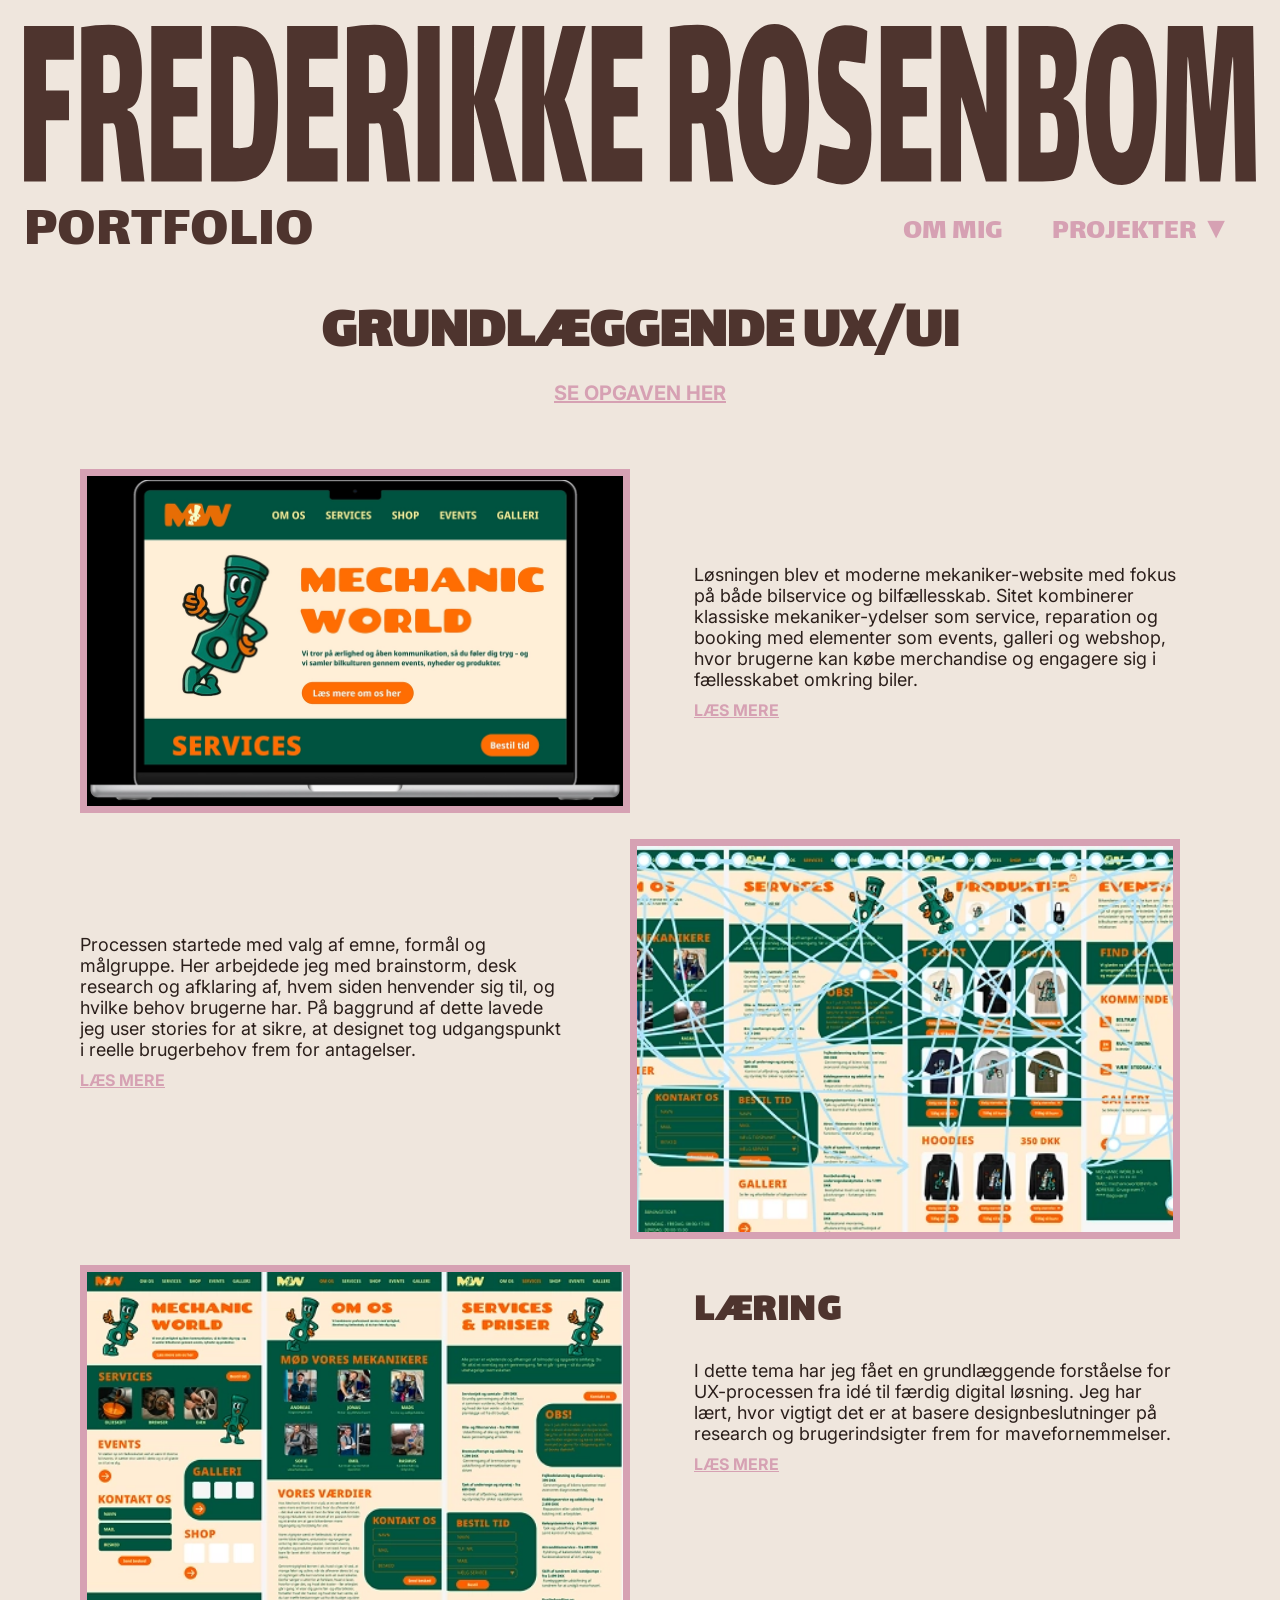
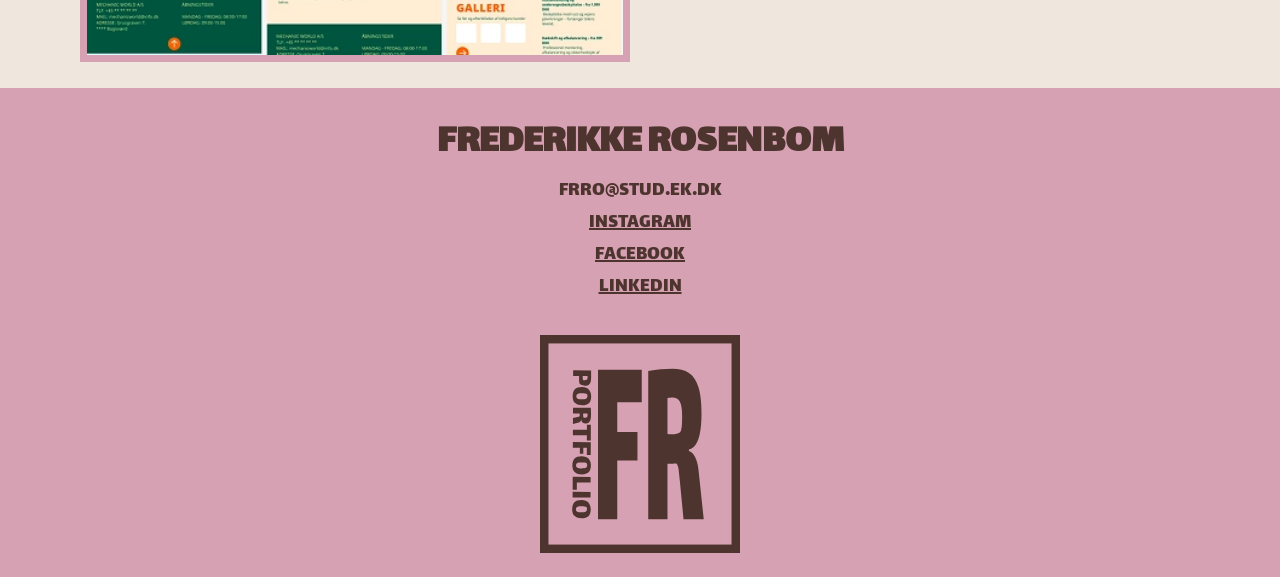
<file: tema3.html>
<!DOCTYPE html>
<html lang="da">

<head>
    <meta charset="UTF-8">
    <meta name="viewport" content="width=device-width, initial-scale=1.0, viewport-fit=cover">
    <link rel="stylesheet" href="css/reset.css" />
    <link rel="stylesheet" href="css/custom.css" />
    <link rel="stylesheet" href="css/burger.css" />
    <link rel="stylesheet" href="css/style.css" />
    <link rel="stylesheet" href="css/general.css" />
    <link rel="stylesheet" href="css/fonts.css" />
    <link rel="icon" type="image/png" href="img/favicon_io/favicon-32x32.png" />
    <link rel="preconnect" href="https://fonts.googleapis.com">
    <link rel="preconnect" href="https://fonts.gstatic.com" crossorigin>
    <link href="https://fonts.googleapis.com/css2?family=Lalezar&display=swap" rel="stylesheet">
    <link
        href="https://fonts.googleapis.com/css2?family=Inter:ital,opsz,wght@0,14..32,100..900;1,14..32,100..900&display=swap"
        rel="stylesheet">
    <title>F.R PORTFOLIO</title>
</head>

<body>
    <header>
        <a href="index.html"><img src="img/forside/name.svg" alt="heading-frederikke-rosenbom"></a>
        <div class="navigation">
            <div class="logo">
                <a href="index.html"> PORTFOLIO </a>
            </div>
            <nav>
                <ul class="menu">
                    <li><a class="menuItem menuItem1" href="index.html">FORSIDE</a></li>
                    <li class="menuItem2"><a class="menuItem" href="om-mig.html">OM MIG</a></li>
                    <li><a class="menuItem menuItem3" href="#">PROJEKTER ▼</a>
                        <ul class="dropdown">
                            <li><a href="tema1.html">CASE 1: INTRO UGE</a></li>
                            <li><a href="tema2.html">CASE 2: WEB</a></li>
                            <li><a href="tema3.html">CASE 3: UX/UI</a></li>
                            <li><a href="tema4.html">CASE 4: ANIMATION</a></li>
                            <li><a href="tema5.html">CASE 5: INDHOLD</a></li>
                        </ul>
                    </li>
                </ul>

                <button class="burger">
                    <span class="line"></span>
                    <span class="line"></span>
                    <span class="line"></span>
                </button>

            </nav>
        </div>
    </header>
    <main class="tema-main">
        <h1>GRUNDLÆGGENDE UX/UI</h1>
        <div class="link-bg"> <a class="opgave-link" href="https://frederikkerosenbom.github.io/emnesite_mekaniker/">SE
                OPGAVEN HER</a>
        </div>

        <div class="result">
            <h2 class="tema-h2-1">LØSNING</h2>
            <img src="img/tema3/tema3-result.webp" alt="tema-3-færdige-profukt">
            <div>
                <h2 class="tema-h2-2">LØSNING</h2>
                <div class="result-1">
                    <p>Løsningen blev et moderne mekaniker-website med fokus på både bilservice og bilfællesskab. Sitet
                        kombinerer klassiske
                        mekaniker-ydelser som service, reparation og booking med elementer som events, galleri og
                        webshop,
                        hvor
                        brugerne kan
                        købe merchandise og engagere sig i fællesskabet omkring biler.</p>
                    <a href="#" id="mere-tema-result">LÆS MERE</a>
                </div>
                <div class="result-more">
                    <h4>DESIGN</h4>
                    <p>Designet er lavet, så det både føles professionelt og imødekommende. Farver, illustrationer og
                        typografi
                        er valgt for at
                        give sitet personlighed, samtidig med at det er overskueligt og nemt at navigere. Brugeren kan
                        hurtigt
                        finde information
                        om services, kommende events eller produkter, uden at det føles tungt eller uoverskueligt.</p>
                    <h4>MÅLET</h4>
                    <p>Målet med løsningen var at skabe en digital platform, der ikke kun fungerer som et klassisk
                        værkstedssite, men også som
                        et samlingspunkt for bilinteresserede.</p>
                    <a href="#" id="mindre-tema-result">VIS MINDRE</a>
                </div>
            </div>
        </div>
        <div class="proces">
            <h2 class="tema-h2-1">PROCES</h2>
            <img src="img/tema3/proces.webp" alt="billede-af-proces">

            <div>
                <h2 class="tema-h2-2">PROCES</h2>

                <div class="proces-1">
                    <p>Processen startede med valg af emne, formål og målgruppe. Her arbejdede jeg med brainstorm, desk
                        research
                        og afklaring
                        af, hvem siden henvender sig til, og hvilke behov brugerne har. På baggrund af dette lavede jeg
                        user
                        stories for at
                        sikre, at designet tog udgangspunkt i reelle brugerbehov frem for antagelser.</p>
                    <a href="#" id="mere-tema-proces">LÆS MERE</a>
                </div>

                <div class="proces-more">
                    <h4>IDEUDVIKLING</h4>
                    <p>Herefter arbejdede jeg med idéudvikling gennem skitser, crazy eights og wireframes, først i
                        low-fidelity
                        for at fokusere
                        på struktur og hierarki. Jeg lavede både mobil- og desktop-wireframes med en mobile-first
                        tilgang.
                    </p>
                    <p>Efterfølgende udviklede jeg moodboard og styletile, hvor farver, typografi og visuel stil blev
                        fastlagt.
                        Designet blev
                        herefter omsat til en klikbar HiFi-prototype i Figma.
                    </p>
                    <h4>TEST</h4>
                    <p>
                        Undervejs testede jeg løsningen ved hjælp af
                        5-second test,
                        tænke-højt test og Likert-skala, hvilket gav input til justeringer af layout, navigation og
                        indhold.
                        Processen var iterativ, og designet blev løbende justeret på baggrund af feedback og tests.</p>
                    <a href="#" id="mindre-tema-proces">VIS MINDRE</a>
                </div>
            </div>
        </div>
        <div class="learning">
            <h2 class="tema-h2-1">LÆRING</h2>

            <img src="img/tema3/learned.webp" alt="billede-af-tema-3-projekt">
            <div>
                <h2 class="tema-h2-2">LÆRING</h2>
                <div class="learning-1">
                    <p>I dette tema har jeg fået en grundlæggende forståelse for UX-processen fra idé til færdig digital
                        løsning. Jeg har lært,
                        hvor vigtigt det er at basere designbeslutninger på research og brugerindsigter frem for
                        mavefornemmelser.</p>
                    <a href="#" id="mere-tema-learning">LÆS MERE</a>
                </div>
                <div class="learning-more">
                    <h4>METODER</h4>
                    <p>Jeg har arbejdet praktisk med UX-metoder som user stories, moodboards, wireframes, prototyper og
                        brugertests og har fået
                        erfaring med at dokumentere og formidle min proces. Derudover har jeg styrket min forståelse for
                        informationsarkitektur,
                        visuel hierarki og samspillet mellem indhold, design og brugeroplevelse.</p>
                    <h4>UX VS DESIGN</h4>
                    <p>Temaet har givet mig en større sikkerhed i at arbejde struktureret og iterativt med design, og
                        jeg
                        har
                        lært at se UX som
                        en central del af udviklingen af digitale løsninger – ikke kun som noget visuelt, men som noget
                        der
                        skal
                        fungere for
                        rigtige brugere.</p>
                    <a href="#" id="mindre-tema-learning">VIS MINDRE</a>
                </div>
            </div>
        </div>
    </main>
    <footer>
        <h3>FREDERIKKE ROSENBOM</h3>
        <ul class="footer1">
            <li>FRRO@STUD.EK.DK</li>
        </ul>
        <ul class="footer2">
            <li><a href="https://www.instagram.com/frederikkerosenbom/">INSTAGRAM</a></li>
            <li><a href="https://www.facebook.com/frederikkeamalie.rosenbom">FACEBOOK</a></li>
            <li><a href="https://www.linkedin.com/in/frederikke-rosenbom-70000821b/">LINKEDIN</a></li>
        </ul>
        <img src="img/logo/logo.svg" alt="logo-f-r-portfolio">
    </footer>
    <script src="js/burger.js"></script>
    <script src="js/tema.js"></script>
    <script src="js/skip-home.js"></script>

</body>

</html>
</file>
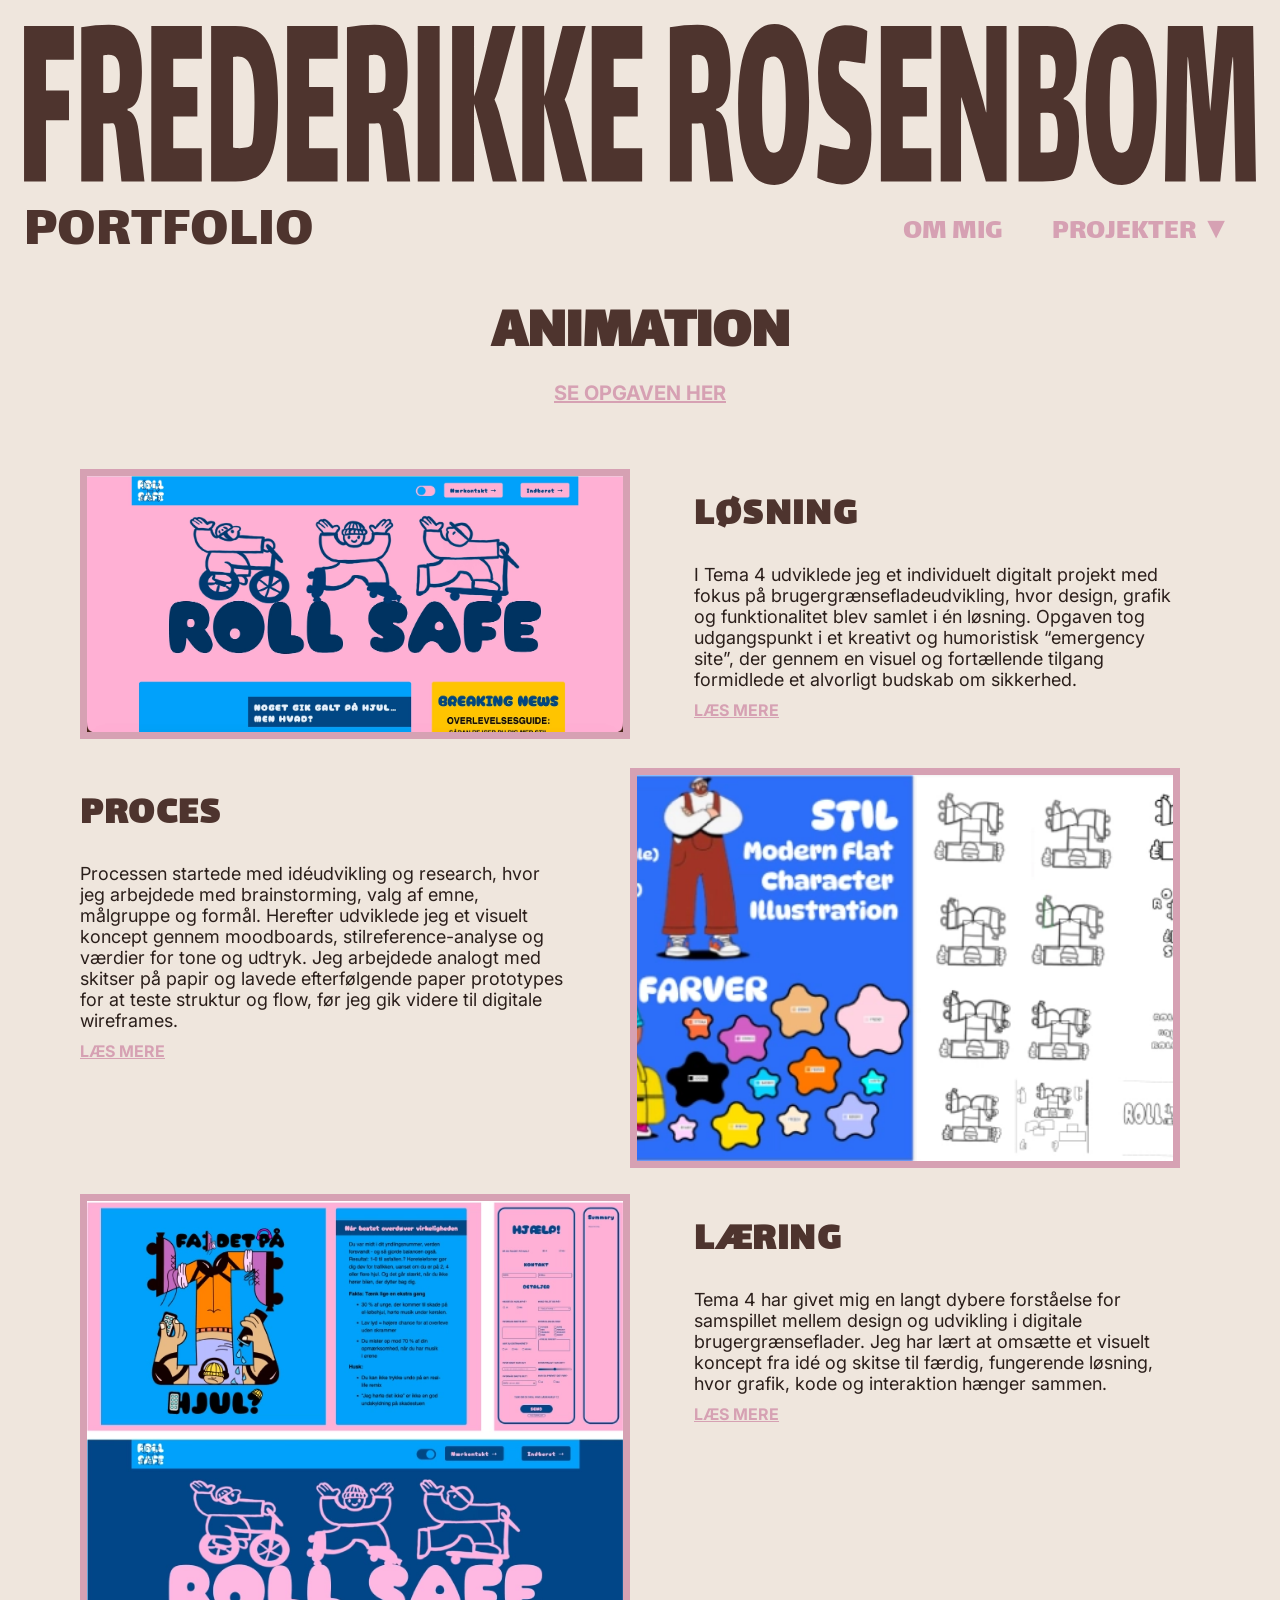
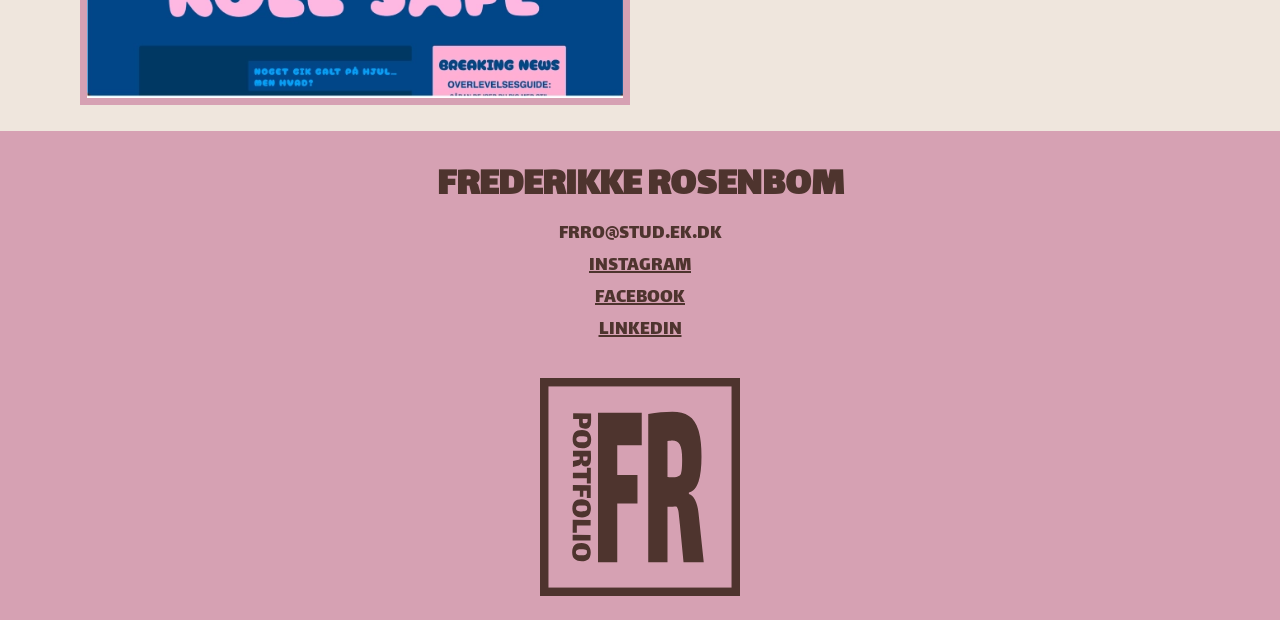
<file: tema4.html>
<!DOCTYPE html>
<html lang="da">

<head>
    <meta charset="UTF-8">
    <meta name="viewport" content="width=device-width, initial-scale=1.0, viewport-fit=cover">
    <link rel="stylesheet" href="css/reset.css" />
    <link rel="stylesheet" href="css/custom.css" />
    <link rel="stylesheet" href="css/burger.css" />
    <link rel="stylesheet" href="css/style.css" />
    <link rel="stylesheet" href="css/general.css" />
    <link rel="stylesheet" href="css/fonts.css" />
    <link rel="icon" type="image/png" href="img/favicon_io/favicon-32x32.png" />
    <link rel="preconnect" href="https://fonts.googleapis.com">
    <link rel="preconnect" href="https://fonts.gstatic.com" crossorigin>
    <link href="https://fonts.googleapis.com/css2?family=Lalezar&display=swap" rel="stylesheet">
    <link
        href="https://fonts.googleapis.com/css2?family=Inter:ital,opsz,wght@0,14..32,100..900;1,14..32,100..900&display=swap"
        rel="stylesheet">
    <title>F.R PORTFOLIO</title>
</head>

<body>
    <header>
        <a href="index.html"><img src="img/forside/name.svg" alt="heading-frederikke-rosenbom"></a>
        <div class="navigation">
            <div class="logo">
                <a href="index.html"> PORTFOLIO </a>
            </div>
            <nav>
                <ul class="menu">
                    <li><a class="menuItem menuItem1" href="index.html">FORSIDE</a></li>
                    <li class="menuItem2"><a class="menuItem" href="om-mig.html">OM MIG</a></li>
                    <li><a class="menuItem menuItem3" href="#">PROJEKTER ▼</a>
                        <ul class="dropdown">
                            <li><a href="tema1.html">CASE 1: INTRO UGE</a></li>
                            <li><a href="tema2.html">CASE 2: WEB</a></li>
                            <li><a href="tema3.html">CASE 3: UX/UI</a></li>
                            <li><a href="tema4.html">CASE 4: ANIMATION</a></li>
                            <li><a href="tema5.html">CASE 5: INDHOLD</a></li>
                        </ul>
                    </li>
                </ul>

                <button class="burger">
                    <span class="line"></span>
                    <span class="line"></span>
                    <span class="line"></span>
                </button>

            </nav>
        </div>
    </header>
    <main class="tema-main">

        <h1>ANIMATION</h1>
        <div class="link-bg"><a class="opgave-link" href="https://frederikkerosenbom.github.io/emergency-site/">SE
                OPGAVEN HER</a>
        </div>
        <div class="result">
            <h2 class="tema-h2-1">LØSNING</h2>
            <img src="img/tema4/result.webp" alt="tema-4-resultat">
            <div>
                <h2 class="tema-h2-2">LØSNING</h2>
                <div class="result-1">
                    <p>I Tema 4 udviklede jeg et individuelt digitalt projekt med fokus på brugergrænsefladeudvikling,
                        hvor
                        design, grafik og
                        funktionalitet blev samlet i én løsning. Opgaven tog udgangspunkt i et kreativt og humoristisk
                        “emergency site”, der
                        gennem en visuel og fortællende tilgang formidlede et alvorligt budskab om sikkerhed.</p>
                    <a href="#" id="mere-tema-result">LÆS MERE</a>
                </div>
                <div class="result-more">
                    <h4>INDHOLD</h4>
                    <p>Den færdige løsning bestod af et website med et gennemgående visuelt koncept, hvor jeg selv havde
                        udviklet
                        illustrationer og UI-elementer i Adobe Illustrator og eksporteret dem som SVG til web.

                        Sitet indeholdt
                        interaktive
                        elementer skabt med CSS og JavaScript, herunder animationer, simple brugerinteraktioner, forms
                        og
                        dialogelementer.
                    </p>
                    <h4>DARKMODE</h4>
                    <p>
                        Der
                        blev desuden arbejdet med både light og dark mode, transitions og custom properties i CSS for at
                        skabe
                        en moderne og
                        sammenhængende brugeroplevelse.</p>
                    <h4>GITHUB</h4>
                    <p>Løsningen blev publiceret via GitHub Pages og fungerede som en samlet demonstration af mine
                        færdigheder
                        inden for visuel
                        brugergrænsefladeudvikling, frontend og designproces.</p>
                    <a href="#" id="mindre-tema-result">VIS MINDRE</a>
                </div>
            </div>
        </div>
        <div class="proces">
            <h2 class="tema-h2-1">PROCES</h2>

            <img src="img/tema4/proces.webp" alt="billede-af-tema-4-proces">

            <div>
                <h2 class="tema-h2-2">PROCES</h2>
                <div class="proces-1">
                    <p>Processen startede med idéudvikling og research, hvor jeg arbejdede med brainstorming, valg af
                        emne,
                        målgruppe og
                        formål. Herefter udviklede jeg et visuelt koncept gennem moodboards, stilreference-analyse og
                        værdier
                        for tone og
                        udtryk. Jeg arbejdede analogt med skitser på papir og lavede efterfølgende paper prototypes for
                        at
                        teste
                        struktur og
                        flow, før jeg gik videre til digitale wireframes.</p>
                    <a href="#" id="mere-tema-proces">LÆS MERE</a>
                </div>

                <div class="proces-more">
                    <h4>DESIGNFASEN</h4>
                    <p>I designfasen arbejdede jeg intensivt i Adobe Illustrator med udvikling af illustrationer,
                        figurer og
                        infografiske
                        elementer. Jeg fokuserede på komposition, farver, typografi og stilkonsistens, og dokumenterede
                        processen gennem
                        styletiles og layoutskitser. Efterfølgende blev grafikken eksporteret korrekt til web i
                        SVG-format
                        med
                        fokus på kvalitet
                        og performance.</p>
                    <h4>KODNING</h4>
                    <p>Den tekniske del bestod af implementering i HTML, CSS og JavaScript. Her arbejdede jeg med forms,
                        animationer,
                        DOM-events, variabler og betingelser i JavaScript samt mere avanceret CSS som transitions,
                        popovers,
                        dialog-elementer og
                        dark mode. Undervejs testede jeg løbende løsningen og justerede design og funktionalitet baseret
                        på
                        feedback fra
                        undervisere og peer-to-peer feedback.</p>
                    <a href="#" id="mindre-tema-proces">VIS MINDRE</a>
                </div>
            </div>

        </div>
        <div class="learning">
            <h2 class="tema-h2-1">LÆRING</h2>

            <img src="img/tema4/learned.webp" alt="billede-af-læring">
            <div>
                <h2 class="tema-h2-2">LÆRING</h2>
                <div class="learning-1">

                    <p>Tema 4 har givet mig en langt dybere forståelse for samspillet mellem design og udvikling i
                        digitale
                        brugergrænseflader.
                        Jeg har lært at omsætte et visuelt koncept fra idé og skitse til færdig, fungerende løsning,
                        hvor
                        grafik, kode og
                        interaktion hænger sammen.</p>
                    <a href="#" id="mere-tema-learning">LÆS MERE</a>
                </div>
                <div class="learning-more">
                    <h4>PRAKTISK ERFARING</h4>
                    <p>Jeg har opnået praktisk erfaring med Adobe Illustrator til udvikling af vektorgrafik målrettet
                        web og
                        er
                        blevet mere
                        sikker i at arbejde med SVG-filer og eksport til digitale løsninger. Samtidig har jeg fået en
                        grundlæggende, men solid
                        forståelse for JavaScript og hvordan sproget bruges til at skabe funktionalitet og interaktion i
                        brugergrænseflader.</p>
                    <h4>STYRKET FORSTÅELSE</h4>
                    <p>Derudover har temaet styrket min forståelse for avanceret CSS, herunder animationer, custom
                        properties og
                        dark mode,
                        samt vigtigheden af tilgængelighed og brugervenlighed i designvalg.
                    </p>

                    <p>
                        Samlet set har Tema 4 gjort mig mere
                        tryg i hele
                        processen fra idé og visuel udvikling til teknisk implementering og dokumentation – og givet mig
                        et
                        stærkere fundament
                        som multimediedesigner.</p>
                    <a href="#" id="mindre-tema-learning">VIS MINDRE</a>
                </div>
            </div>
        </div>
    </main>
    <footer>
        <h3>FREDERIKKE ROSENBOM</h3>
        <ul class="footer1">
            <li>FRRO@STUD.EK.DK</li>
        </ul>
        <ul class="footer2">
            <li><a href="https://www.instagram.com/frederikkerosenbom/">INSTAGRAM</a></li>
            <li><a href="https://www.facebook.com/frederikkeamalie.rosenbom">FACEBOOK</a></li>
            <li><a href="https://www.linkedin.com/in/frederikke-rosenbom-70000821b/">LINKEDIN</a></li>
        </ul>
        <img src="img/logo/logo.svg" alt="logo-f-r-portfolio">
    </footer>
    <script src="js/burger.js"></script>
    <script src="js/tema.js"></script>
    <script src="js/skip-home.js"></script>

</body>

</html>
</file>
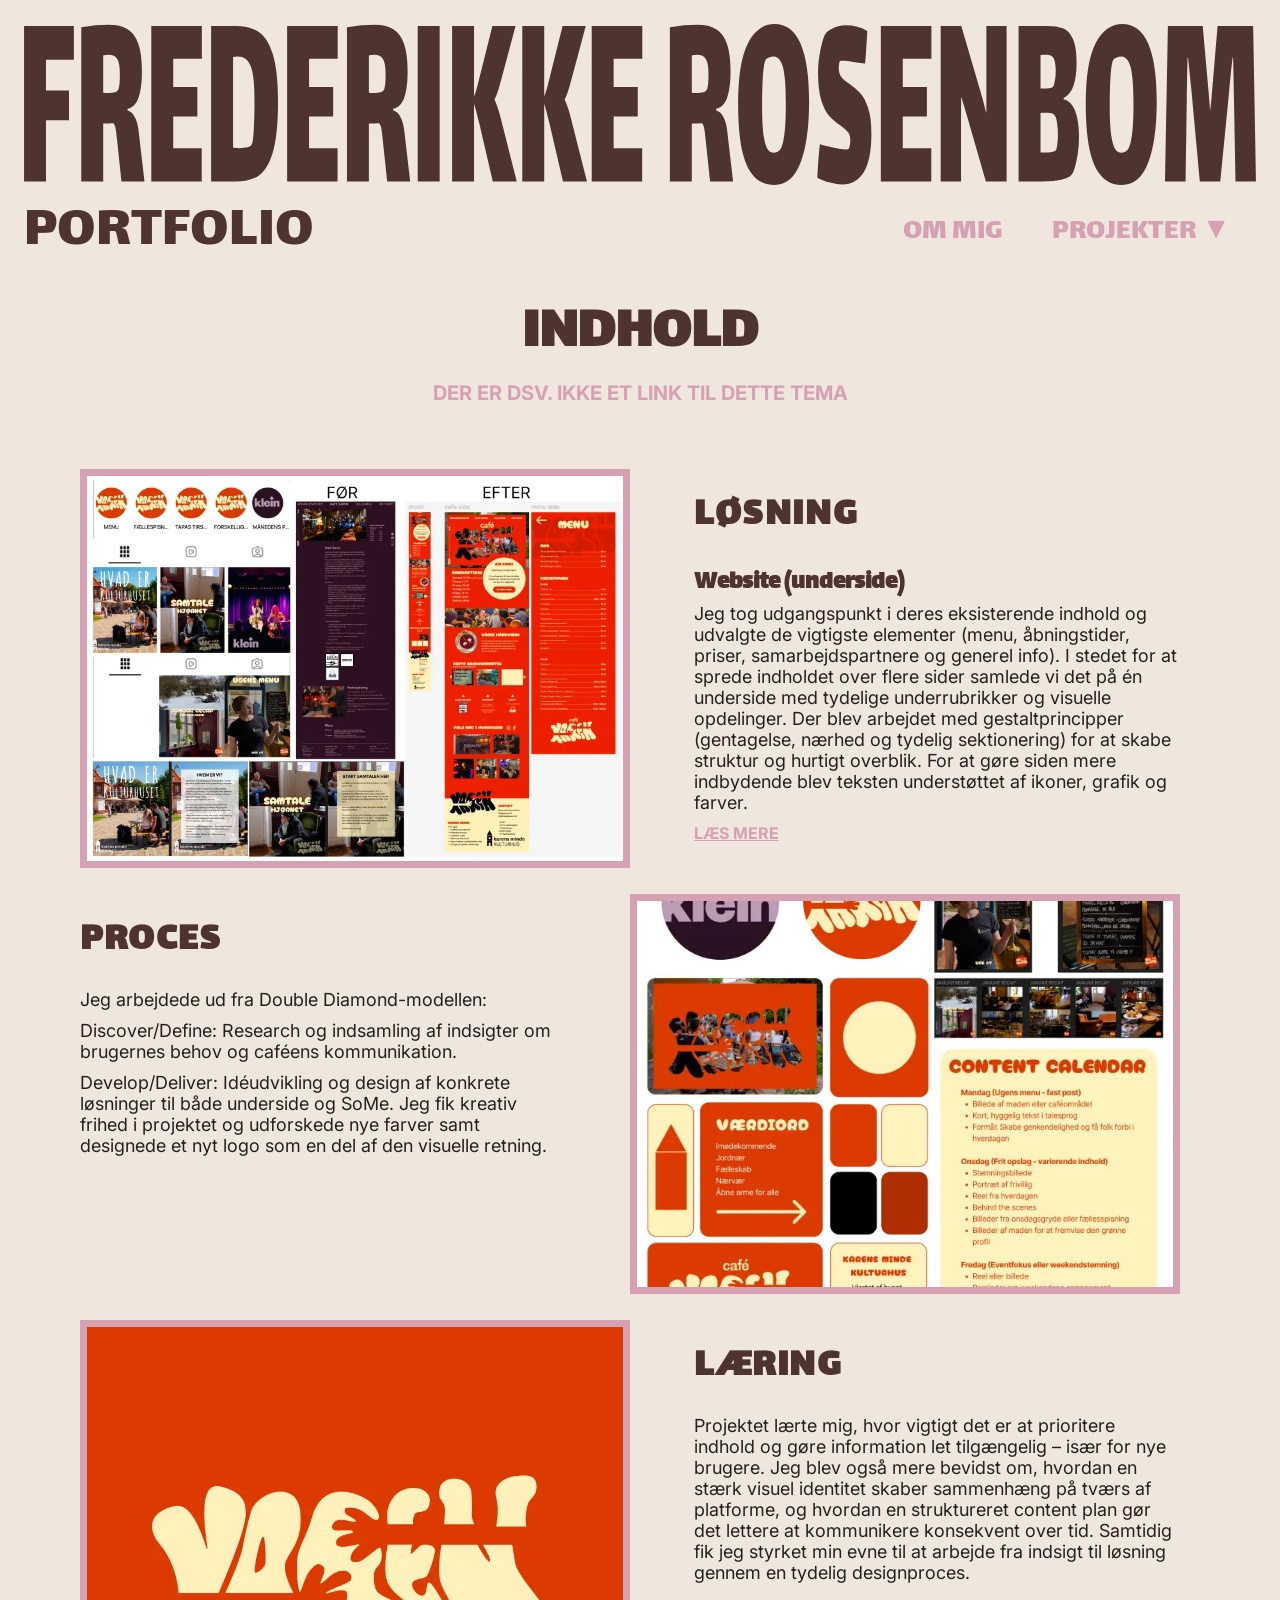
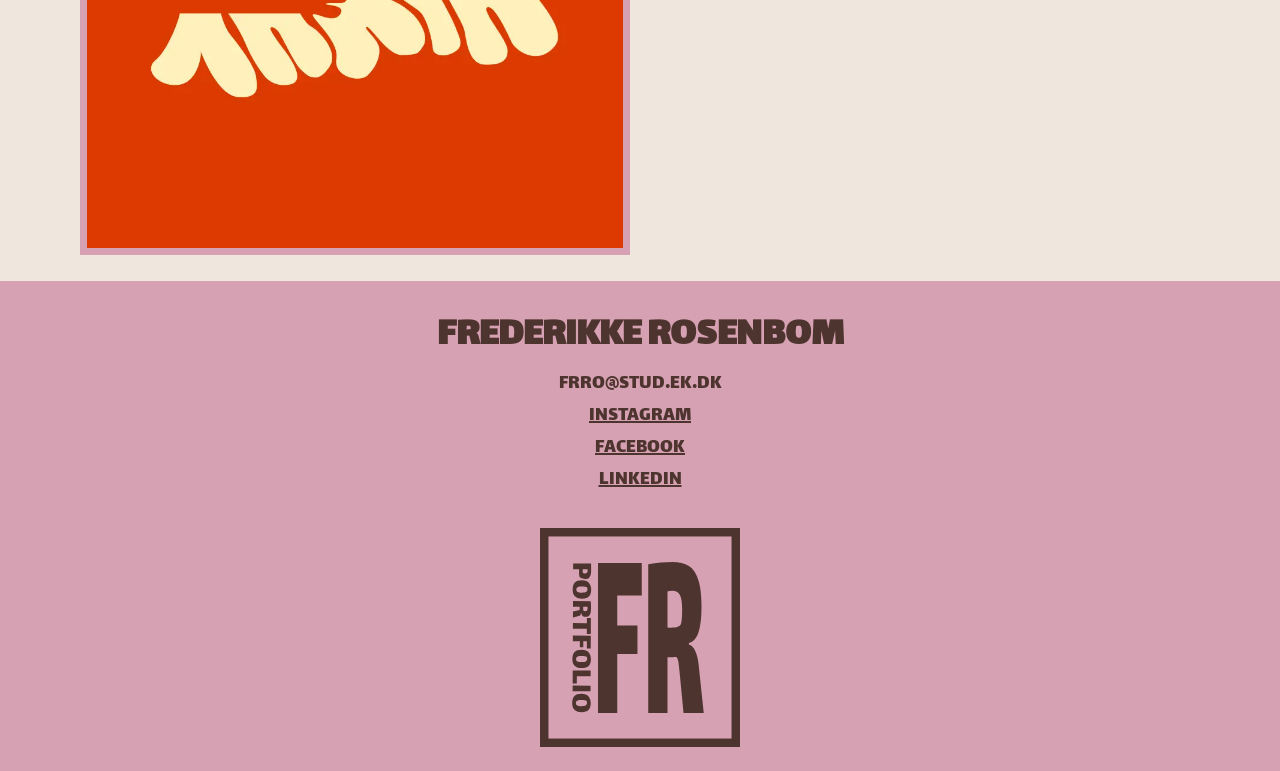
<file: tema5.html>
<!DOCTYPE html>
<html lang="da">

<head>
    <meta charset="UTF-8">
    <meta name="viewport" content="width=device-width, initial-scale=1.0, viewport-fit=cover">
    <link rel="stylesheet" href="css/reset.css" />
    <link rel="stylesheet" href="css/custom.css" />
    <link rel="stylesheet" href="css/burger.css" />
    <link rel="stylesheet" href="css/style.css" />
    <link rel="stylesheet" href="css/general.css" />
    <link rel="stylesheet" href="css/fonts.css" />
    <link rel="icon" type="image/png" href="img/favicon_io/favicon-32x32.png" />
    <link rel="preconnect" href="https://fonts.googleapis.com">
    <link rel="preconnect" href="https://fonts.gstatic.com" crossorigin>
    <link href="https://fonts.googleapis.com/css2?family=Lalezar&display=swap" rel="stylesheet">
    <link
        href="https://fonts.googleapis.com/css2?family=Inter:ital,opsz,wght@0,14..32,100..900;1,14..32,100..900&display=swap"
        rel="stylesheet">
    <title>F.R PORTFOLIO</title>
</head>

<body>
    <header>
        <a href="index.html"><img src="img/forside/name.svg" alt="heading-frederikke-rosenbom"></a>
        <div class="navigation">
            <div class="logo">
                <a href="index.html"> PORTFOLIO </a>
            </div>
            <nav>
                <ul class="menu">
                    <li><a class="menuItem menuItem1" href="index.html">FORSIDE</a></li>
                    <li class="menuItem2"><a class="menuItem" href="om-mig.html">OM MIG</a></li>
                    <li><a class="menuItem menuItem3" href="#">PROJEKTER ▼</a>
                        <ul class="dropdown">
                            <li><a href="tema1.html">CASE 1: INTRO UGE</a></li>
                            <li><a href="tema2.html">CASE 2: WEB</a></li>
                            <li><a href="tema3.html">CASE 3: UX/UI</a></li>
                            <li><a href="tema4.html">CASE 4: ANIMATION</a></li>
                            <li><a href="tema5.html">CASE 5: INDHOLD</a></li>
                        </ul>
                    </li>
                </ul>

                <button class="burger">
                    <span class="line"></span>
                    <span class="line"></span>
                    <span class="line"></span>
                </button>

            </nav>
        </div>
    </header>
    <main class="tema-main">
        <h1>INDHOLD</h1>
        <div class="link-bg">
            <h3 class="opgave-link tema5-link">DER ER DSV. IKKE ET LINK TIL DETTE TEMA
            </h3>
        </div>
        <div class="result">
            <h2 class="tema-h2-1">LØSNING</h2>
            <img src="img/tema5/solution.webp" alt="work-from-home">
            <div>
                <h2 class="tema-h2-2">LØSNING</h2>

                <div class="result-1">
                    <h4>Website (underside)</h4>
                    <p>Jeg tog udgangspunkt i deres eksisterende indhold og udvalgte de vigtigste elementer (menu,
                        åbningstider, priser,
                        samarbejdspartnere og generel info). I stedet for at sprede indholdet over flere sider samlede
                        vi det på én underside
                        med tydelige underrubrikker og visuelle opdelinger. Der blev arbejdet med gestaltprincipper
                        (gentagelse, nærhed og
                        tydelig sektionering) for at skabe struktur og hurtigt overblik. For at gøre siden mere
                        indbydende blev teksten
                        understøttet af ikoner, grafik og farver.</p>

                    <a href="#" id="mere-tema-result">LÆS MERE</a>
                </div>
                <div class="result-more">
                    <h4>SoMe (Instagram)</h4>
                    <p>Jeg udviklede en indholdsstrategi til Instagram, der bygger på en åben, social og hyggelig tone,
                        som matcher
                        kulturhusets atmosfære. Indholdet består af billeder, reels og korte, talesprogsnære tekster,
                        der skaber nærvær og
                        fællesskab.</p>
                    <p>Derudover blev der lavet en gennemgående visuel identitet (farver, typografi og
                        billedstil), så website og
                        sociale medier fremstår genkendelige. Til sidst udarbejdede jeg en content calendar for at sikre
                        kontinuitet og en god
                        balance mellem stemningsindhold og information.</p>

                    <a href="#" id="mindre-tema-result">VIS MINDRE</a>
                </div>
            </div>
        </div>
        <div class="proces">
            <h2 class="tema-h2-1">PROCES</h2>
            <img src="img/tema5/proces.webp" alt="computer-camera-coffee-on-desk">
            <div>
                <h2 class="tema-h2-2">PROCES</h2>
                <div class="proces-1">
                    <p>Jeg arbejdede ud fra Double Diamond-modellen:</p>
                    <p>
                        Discover/Define: Research og indsamling af indsigter om brugernes behov og caféens
                        kommunikation.
                    </p>
                    <p>
                        Develop/Deliver: Idéudvikling og design af konkrete løsninger til både underside og SoMe.
                        Jeg fik kreativ frihed i projektet og udforskede nye farver samt designede et nyt logo som en
                        del af den visuelle
                        retning.</p>
                    <!-- <a href="#" id="mere-tema-proces">LÆS MERE</a> -->
                </div>

                <!-- <div class="proces-more">

                    <a href="#" id="mindre-tema-proces">VIS MINDRE</a>

                </div> -->
            </div>
        </div>
        <div class="learning">
            <h2 class="tema-h2-1">LÆRING</h2>

            <img src="img/tema5/learning.webp" alt="videoproduktion">
            <div>
                <h2 class="tema-h2-2">LÆRING</h2>

                <div class="learning-1">
                    <p>Projektet lærte mig, hvor vigtigt det er at prioritere indhold og gøre information let
                        tilgængelig – især for nye
                        brugere. Jeg blev også mere bevidst om, hvordan en stærk visuel identitet skaber sammenhæng på
                        tværs af platforme, og
                        hvordan en struktureret content plan gør det lettere at kommunikere konsekvent over tid.
                        Samtidig fik jeg styrket min
                        evne til at arbejde fra indsigt til løsning gennem en tydelig designproces.

                    </p>
                    <!-- <a href="#" id="mere-tema-learning">LÆS MERE</a> -->
                </div>
                <!-- <div class="learning-more">
                    
                    <a href="#" id="mindre-tema-learning">VIS MINDRE</a>
                </div> -->
            </div>
        </div>
    </main>
    <footer>
        <h3>FREDERIKKE ROSENBOM</h3>
        <ul class="footer1">
            <li>FRRO@STUD.EK.DK</li>
        </ul>
        <ul class="footer2">
            <li><a href="https://www.instagram.com/frederikkerosenbom/">INSTAGRAM</a></li>
            <li><a href="https://www.facebook.com/frederikkeamalie.rosenbom">FACEBOOK</a></li>
            <li><a href="https://www.linkedin.com/in/frederikke-rosenbom-70000821b/">LINKEDIN</a></li>
        </ul>
        <img src="img/logo/logo.svg" alt="logo-f-r-portfolio">
    </footer>
    <script src="js/burger.js"></script>
    <script src="js/tema.js"></script>
    <script src="js/skip-home.js"></script>

</body>

</html>
</file>
<file: css/custom.css>
:root {
  --accent-color-rosa: #d6a1b3;
  --bg-color-beige: #efe6dd;
  --header-color-brown: #4e342e;
  --burger-bg-color-creme: #f8f3ef;
  --text-color-darkbrown: #2b1f1b;
  --hover-color-plum: #8b3a5a;
  --footer-bg-color: #d6a1b3;
  --font-lalezar: "Lalezar";
  --font-inter: "Inter";

  /**stack cards**/

  --cards: 6;
  --cardHeight: fit-content;
  --cardTopPadding: 4.5em;
  --cardMargin: 4vw;
}
</file>
<file: css/burger.css>
.burger {
  width: 40px;
  height: 20px;
  cursor: pointer;
}

.burger .line {
  display: block;
  width: 100%;
  height: 3px;
  background-color: var(--accent-color-rosa);
  margin-bottom: 5px;
  transition: 0.2s linear;
  border-radius: 20px;
}

.menu {
  display: none;
}

.burger {
  display: block;
  background-color: transparent;
  border: 0;
  flex: 0 0 auto;
}
.burger.active .line:nth-child(1) {
  transform: rotate(30deg) translate(2px, 10px);
  transition: 0.2s linear;
  background-color: var(--hover-color-plum);
}
.burger.active .line:nth-child(2) {
  opacity: 0;
  transition: 0.15s linear;
  background-color: var(--hover-color-plum);
}
.burger.active .line:nth-child(3) {
  transform: rotate(-30deg) translate(1px, -6px);
  transition: 0.2s linear;
  background-color: var(--hover-color-plum);
}
nav.active .menu {
  display: block;
  background-color: var(--burger-bg-color-creme);
  position: absolute;
  top: 3.6rem;
  right: 0;
  width: clamp(200px, 50vw, 400px);
  margin-top: 8px;
  margin-right: 10px;
  padding-top: 40px;
  border: 5px solid;
  border-color: var(--accent-color-rosa);
  padding-bottom: 20px;
}

header > nav li > a:after {
  content: "";
}
nav.active .menu li {
  margin: 0px 10px;
}

nav.active .menu .menuItem3 {
  text-decoration: none;
  font-size: 20px;
  color: var(--header-color-brown);
}

nav.active .menu .menuItem2 {
  margin-bottom: 1rem;
}
nav.active .menu .dropdown a {
  font-size: 16px;
}

nav.active .menu li {
  font-size: 18px;
  font-family: var(--font-lalezar);
  color: var(--hover-color-plum);
  letter-spacing: 0.02em;
}

@media (width > 712px) {
  .burger {
    display: none;
  }
}
</file>
<file: css/style.css>
/*********forside**********/
/*hero sektion*/
/**animation 1***/

.hero-box-styling {
  scale: 0.2;

  display: flex;
  justify-self: center;
  position: relative;
  overflow: hidden;
  position: fixed;
  left: 0%;
  top: 45%;

  transform-origin: center;
}

.hero-box-styling2 {
  display: flex;
  justify-self: center;
  position: relative;
  overflow: hidden;
  position: fixed;
  left: 0%;
  top: 45%;

  transform-origin: center;
  scale: 0.9;
}

.rise {
  animation: rise 0.6s forwards;
}

@keyframes rise {
  from {
    transform: translateY(100%);
  }
  to {
    transform: translateY(0%);
  }
}

/**animation 2***/
.scaleUp {
  /* kør kun én gang og bliv i slut-tilstand */
  animation: scaleUp 0.8s ease-out forwards;
}

@keyframes scaleUp {
  from {
    scale: 0.2;
  }
  to {
    scale: 0.9;
  }
}

/**animation 3***/

.moveUp {
  animation: moveUp 0.8s forwards;
  overflow: visible;
}

@keyframes moveUp {
  to {
    top: 2%;
  }
}

/**animation 4: nav***/
.navigation-box {
  border: 1px #2b1f1b;
  overflow: hidden;
}

.navRise {
  animation: navRise 0.6s forwards;
}

@keyframes navRise {
  from {
    transform: translateY(100%);
    opacity: 0;
  }
  to {
    transform: translateY(0%);
    opacity: 1;
  }
}
/**animation 5: content***/
.fadeIn {
  animation: fadeIn 0.8s ease-out forwards;
}
.fadeInSlow {
  animation: fadeIn 3s ease-out forwards;
}
@keyframes fadeIn {
  from {
    opacity: 0;
  }
  to {
    opacity: 1;
  }
}
/*karrusel*/
.karrusel-slide img {
  height: 175px;
  width: auto;
}

.karrusel-slide {
  display: flex;
  width: max-content;
  gap: 20px;
  animation: carrusel 40s linear infinite;
}

.karrusel {
  overflow: hidden;
  margin-inline: 1.5rem;
  mask-image: linear-gradient(to right, transparent, black 20%, black 80%, transparent);
}

@keyframes carrusel {
  from {
    transform: translateX(0);
  }
  to {
    transform: translateX(-50%); /* Flytter elementet til venstre med 50% af sin bredde - bruges når man har to ens blokke*/
  }
}
/*tekst*/
.velkomst {
  text-align: center;
  font-weight: 600;
  margin-inline: 1rem;
  margin-top: 3rem;
  font-size: 13px;
  letter-spacing: 0.02em;
  color: #4e342e;
}

/*stack cards*/
.projekter-forside {
  margin-top: 2rem;
  margin-bottom: -4rem;
  display: flex;
  justify-self: center;
  place-self: center;
  text-align: center;
}

.all-cards {
  width: 90%;
  margin: 0 auto;
}

#cards {
  list-style: none;
  padding-left: 0;
  display: grid;
  grid-template-columns: 1fr;
  grid-template-rows: repeat(var(--cards), var(--cardHeight));
  gap: var(--cardMargin);
  /* padding-bottom: calc(var(--cards) * var(--cardTopPadding)); */
  padding-bottom: 2rem;
  margin-bottom: var(--cardMargin);
}

#card1 {
  /*variable*/
  --index: 1;
}

#card2 {
  --index: 2;
}

#card3 {
  --index: 3;
}

#card4 {
  --index: 4;
}

#card5 {
  --index: 5;
}

#card6 {
  --index: 6;
  display: flex;
  justify-content: center;
  font-size: 35px;
  padding-inline: auto;
}

.card {
  position: sticky;
  top: 0;
  padding-top: calc(var(--index) * var(--cardTopPadding));
}

#card1 .card-body,
#card3 .card-body,
#card5 .card-body {
  background-color: var(--accent-color-rosa);
}

#card1 .card-body h2,
#card1 .card-body p,
#card3 .card-body h2,
#card3 .card-body p,
#card5 .card-body h2,
#card5 .card-body p,
#card2 .card-body a,
#card4 .card-body a {
  color: var(--header-color-brown);
  text-align: center;
}

#card2 .card-body,
#card4 .card-body,
#card6 .card-body {
  background-color: var(--header-color-brown);
}

#card2 .card-body h2,
#card2 .card-body p,
#card4 .card-body h2,
#card4 .card-body p,
#card1 .card-body a,
#card3 .card-body a,
#card5 .card-body a {
  color: var(--accent-color-rosa);
  text-align: center;
}

.card-body {
  box-sizing: border-box;
  padding: 30px;
  border-radius: 50px;
  box-shadow: 0 0 10px 0 #2b1f1b;
  height: var(--cardHeight);
  place-self: center;
}

.card-body p {
  margin-block: 10px;
}

.card-link {
  padding-block: 10px;
  padding-inline: 30px;
  font-family: var(--font-inter);
  font-weight: bold;
  border-radius: 20px;
  text-decoration: none;
  font-size: 14px;
  display: flex;
  justify-self: center;
  width: fit-content;
  place-self: center;
  margin-top: 15px;
  text-align: center;
}
#card6 .card-body a {
  color: var(--accent-color-rosa);
  text-align: center;
  font-family: var(--font-inter);
  font-weight: bold;
  text-decoration: none;
  font-size: 25px;
  padding-inline: 30px;
}

#card6 .card-body {
  padding-block: 20px;
}

#card1 .card-link,
#card3 .card-link,
#card5 .card-link {
  background-color: var(--header-color-brown);
}
#card2 .card-link,
#card4 .card-link {
  background-color: var(--accent-color-rosa);
}
/*****/
.karrusel,
.velkomst,
#forside h1 {
  animation: textOpacityScroll linear forwards;
  animation-timeline: view();
  animation-range: entry exit;
  position: relative;
  z-index: -1;
}
.card {
  animation: textOpacityScroll linear forwards;
  animation-timeline: view();
  animation-range: entry exit;
}

#card1 {
  animation: none;
}

/*********om mig**********/

.om-mig1 {
  display: grid;
  grid-template-columns: 1fr 1fr;
  gap: 20px;
  grid-template-rows: 2fr 1fr 2fr;
  margin-bottom: 2rem;
}

.om-mig1 .erfaring-link {
  grid-column: 2/3;
  grid-row: 1/2;
}
.om-mig1 .kompetence-link {
  grid-column: 2/3;
  grid-row: 3/4;
}
.om-mig1 img {
  width: 160px;
  height: auto;
  border: 7px solid #d6a1b3;
  grid-column: 1/2;
  grid-row: 1/4;
}

.om-mig1 p {
  align-self: center;
  font-size: 14px;
}

.uppercase {
  text-transform: uppercase;
}
.textplaceCenter {
  text-align: center;
}
.textplaceStart {
  text-align: start;
}
.placeselfcenter {
  place-self: center;
}

.om-mig1 a {
  font-weight: bold;
  color: var(--accent-color-rosa);
  text-decoration: underline;
}

.om-mig-tekst {
  margin-block: 2rem;
}
#mere-link,
#mindre-link {
  font-weight: bold;
  color: var(--accent-color-rosa);
  text-decoration: underline;
  font-family: var(--font-inter);
  font-size: 14px;
}

.om-mig-tekst p {
  margin-bottom: 20px;
}

#mere {
  margin-block: 1rem;
}

#erfaring,
#learned,
#kompetencer {
  margin-block: 2.5rem;
}

#erfaring p,
#learned p {
  margin-bottom: 10px;
}
#erfaring h2,
#learned h2,
.skills h2 {
  place-self: center;
}

.erfaring-tekst .lesson-tekst {
  margin-left: 1rem;
}

/**kompetencer**/
.skills {
  max-width: 520px;
  margin: 0 auto;
  padding: 24px;
}

.top h2 {
  letter-spacing: 0.02em;
}

.bar {
  height: 12px;
  border: 2px solid #2b1f1b;
  border-radius: 999px;
  overflow: hidden;
  margin-bottom: 14px;
}

.bar-fill {
  height: 100%;
  width: 0%;
  background: var(--accent-color-rosa);
  transition: width 0.25s linear;
}

.nav {
  display: flex;
  gap: 10px;
  margin-bottom: 16px;
}

.nav button {
  border: none;
  background: var(--accent-color-rosa);
  width: 44px;
  height: 44px;
  border-radius: 999px;
  font-size: 25px;
  cursor: pointer;
}

.skills-card {
  /* border: 4px solid #2b1f1b; */
  background: var(--accent-color-rosa);
  border-radius: 28px;
  padding: 22px;
}

.skills-card h3 {
  margin: 0 0 12px;
  font-size: 22px;
  font-weight: 800;
}

.skills-card p {
  margin: 0 0 16px;
  line-height: 1.4;
  opacity: 0.9;
}

.stars {
  font-size: 18px;
  letter-spacing: 2px;
}

/********/
.om-mig1 img,
.om-mig-tekst p,
.om-mig-tekst h4,
#erfaring h2,
#erfaring p,
#learned h2,
#learned p {
  animation: textOpacityScroll linear forwards;
  animation-timeline: view();
  animation-range: entry exit;
  position: relative;
  z-index: -1;
}

.skills h2,
.skills div,
.om-mig-tekst a,
.om-mig1 p {
  animation: textOpacityScroll linear forwards;
  animation-timeline: view();
  animation-range: entry exit;
}

/*********tema**********/
/*********animationer på temasiderne**********/
.tema-main img {
  animation: imgScroll linear forwards;
  animation-timeline: view();
  animation-range: normal;
  position: relative;
  z-index: -1;
}

@keyframes imgScroll {
  0% {
    opacity: 0;
    scale: 0.8;
  }

  20% {
    opacity: 1;
    scale: 1;
  }

  80% {
    opacity: 1;
    scale: 1;
  }

  100% {
    opacity: 0;
    scale: 1;
  }
}

.tema-main h2,
.tema-main p,
.tema-main h1 {
  animation: textOpacityScroll linear forwards;
  animation-timeline: view();
  animation-range: entry exit;
  position: relative;
  z-index: -1;
}

.result a,
.proces a,
.learning a {
  animation: textOpacityScroll linear forwards;
  animation-timeline: view();
  animation-range: entry exit;
}

@keyframes textOpacityScroll {
  0% {
    opacity: 0;
  }

  20% {
    opacity: 1;
  }

  80% {
    opacity: 1;
  }

  100% {
    opacity: 0;
  }
}
header {
  animation: textOpacityScrollHeader linear forwards;
  animation-timeline: view();
  animation-range: exit;
}

@keyframes textOpacityScrollHeader {
  0% {
    opacity: 1;
  }

  100% {
    opacity: 0;
  }
}

/*******/
.tema-main {
  text-align: start;
}

.tema-h2-1 {
  display: block;
}

.tema-h2-2 {
  display: none;
}

.tema-main h2,
.tema-main h1 {
  text-align: center;
}

.tema-main div {
  margin-block: 2rem;
}
.opgave-link {
  color: var(--accent-color-rosa);
  font-family: var(--font-inter);
  font-weight: bold;
  position: sticky;
  top: 0px;
  background: transparent;
  display: block;
  justify-self: center;
  text-align: center;
}

.tema5-link {
  color: var(--accent-color-rosa);
  font-family: var(--font-inter);
  font-weight: bold;
  font-size: 16px;

  position: sticky;
  top: 0px;
  background: transparent;
  display: block;
  justify-self: center;
  text-align: center;
}

.tema-main .link-bg {
  position: sticky;
  top: 0px;
  transition: background-color 1s ease;
  margin-top: 0px;
  margin-bottom: 0px;
}
.link-bg.is-scrolled {
  position: sticky;
  top: 0px;
  background: transparent;
  margin-top: -35px;
  padding-top: calc(env(safe-area-inset-top) + 30px);
}

.opgave-link.is-scrolled {
  background: #f8f3ef;
  z-index: 1000;
  width: 113%;
  padding-block: 10px;
}

.proces img {
  height: 230px;
  object-fit: cover;
}

.tema5-link.is-scrolled {
  background: #f8f3ef;
  z-index: 1000;
  width: 113%;
  padding-block: 10px;
}

.has-fixed-opgave {
  padding-top: 60px;
}
/* På iPhone med notch → giver fx 20–44px - På andre enheder → 0px - Derfor vil du sikre, at der ALTID er mindst 15px */
.tema-main img {
  border: 7px solid #d6a1b3;
  margin-bottom: 10px;
}

.tema-main p {
  margin-bottom: 10px;
}

.result a,
.proces a,
.learning a {
  font-weight: bold;
  color: var(--accent-color-rosa);
  text-decoration: underline;
  font-family: var(--font-inter);
  font-size: 14px;
}

/*********desktop**********/
@media (width > 600px) {
  /*********forside**********/
  /*hero sektion*/

  .hero-box-styling {
    width: 20%;
    display: flex;
    justify-self: center;
    position: relative;
    overflow: hidden;
    position: fixed;
    left: 40%;
    top: 45%;

    transform-origin: center;
  }

  .hero-box-styling2 {
    width: 20%;
    display: flex;
    justify-self: center;
    position: relative;
    overflow: hidden;
    position: fixed;
    left: 40%;
    top: 45%;

    transform-origin: center;
    scale: 4.8;
  }

  @keyframes moveUp {
    to {
      top: 14%;
    }
  }

  @keyframes scaleUp {
    from {
      scale: 1;
    }
    to {
      scale: 4.8;
    }
  }

  .navRise {
    animation: navRise 0.5s forwards;
  }

  @keyframes navRise {
    0% {
      transform: translateY(70%);
      opacity: 0;
    }
    40% {
      opacity: 0.4;
    }
    100% {
      transform: translateY(0%);
      opacity: 1;
    }
  }
  .fadeInSlow {
    animation: fadeIn 30s ease-out forwards;
  }
  /*karrusel*/
  .karrusel {
    mask-image: linear-gradient(to right, transparent, black 30%, black 70%, transparent);
  }
  .karrusel-slide img {
    height: 265px;
  }
  /*tekst*/
  .velkomst {
    font-size: 20px;
    width: 500px;
    place-self: center;
    margin-top: 3rem;
    margin-bottom: 4rem;
  }
  /*sticky cards*/
  .card-body {
    padding-inline: 4rem;
  }

  .card-body p {
    font-size: 20px;
  }

  #card1 .card-body h2,
  #card1 .card-body p,
  #card1 .card-body a,
  #card2 .card-body h2,
  #card2 .card-body p,
  #card2 .card-body a,
  #card3 .card-body h2,
  #card3 .card-body p,
  #card3 .card-body a,
  #card4 .card-body h2,
  #card4 .card-body p,
  #card4 .card-body a,
  #card5 .card-body h2,
  #card5 .card-body p,
  #card5 .card-body a {
    text-align: start;
  }
  .card-body a {
    place-self: start;
    font-size: 20px;
  }

  .all-cards {
    width: 75%;
  }

  #card1 .card-link,
  #card3 .card-link,
  #card5 .card-link {
    background-color: var(--header-color-brown);
  }
  #card2 .card-link,
  #card4 .card-link {
    background-color: var(--accent-color-rosa);
  }
  .card a:hover {
    text-decoration: underline;
  }
  .card-link {
    justify-self: start;
  }
  /*********om mig**********/

  .om-mig1 {
    display: grid;
    grid-template-columns: 250px 250px 250px;
    gap: 20px;
    grid-template-rows: 2fr 1fr 2fr;
    place-self: center;
  }

  .om-mig1 .erfaring-link {
    grid-column: 1/2;
    grid-row: 1/2;
    place-self: start end;
  }
  .om-mig1 .kompetence-link {
    grid-column: 3/4;
    grid-row: 3/4;
  }
  .om-mig1 img {
    grid-column: 2/3;
    grid-row: 1/4;
    place-self: center;
    width: 220px;
    height: 250px;
    object-fit: cover;
  }

  .om-mig1 p {
    align-self: center;
    font-size: 20px;
  }

  .om-mig1 a {
    text-decoration: none;
    font-size: 25px;
  }
  .om-mig1 a:hover {
    color: var(--hover-color-plum);
    text-decoration: underline;
  }

  .omMigMere {
    display: grid;
    grid-template-columns: 1fr 2fr 2fr 2fr 2fr 1fr;
    gap: 20px;
    width: 1100px;
  }

  .omMigMere1 {
    grid-column: 2/5;
    grid-row: 1/2;
  }

  .omMigMere2 {
    grid-column: 3/6;
    grid-row: 2/3;
  }

  .omMigMere3 {
    grid-column: 4/7;
    grid-row: 3/4;
  }
  .om-mig-tekst-p1 {
    max-width: 530px;
  }
  .om-mig-tekst p {
    margin-bottom: 10px;
  }

  #mere-link,
  #mindre-link {
    font-size: 20px;
  }

  #mere-link:hover,
  #mindre-link:hover {
    color: var(--hover-color-plum);
  }

  #erfaring,
  #learned,
  #kompetencer {
    margin-block: 4.5rem;
  }

  #erfaring h2,
  #learned h2,
  .skills h2 {
    place-self: start;
  }

  .erfaring-tekst {
    display: grid;
    grid-template-columns: 1fr 2fr 2fr 2fr 2fr 1fr;
    gap: 20px;
    width: 1100px;
  }

  .erfaring1 {
    grid-column: 2/5;
    grid-row: 1/2;
  }

  .erfaring2 {
    grid-column: 3/6;
    grid-row: 2/3;
  }

  .erfaring3 {
    grid-column: 4/7;
    grid-row: 3/4;
  }

  #learned,
  #erfaring {
    place-self: center;
  }
  .lesson-tekst {
    display: grid;
    grid-template-columns: 1fr 2fr 2fr 2fr 2fr 1fr;
    gap: 20px;
    width: 1100px;
  }

  .lesson1 {
    grid-column: 2/5;
    grid-row: 1/2;
  }

  .lesson2 {
    grid-column: 3/6;
    grid-row: 2/3;
  }

  .lesson3 {
    grid-column: 4/7;
    grid-row: 3/4;
  }

  .skills {
    display: grid;
    max-width: 1100px;
    grid-template-columns: 1fr 1fr;
    padding: 0px;
    margin-bottom: 4rem;
  }

  .skills .top {
    grid-column: 1/2;
    padding-right: 3rem;
  }
  .skills .skills-card {
    grid-column: 2/3;
    margin-top: 4rem;
    margin-left: 3rem;
  }

  .bar {
    height: 16px;
  }

  .nav button {
    width: 66px;
    height: 66px;
    font-size: 35px;
  }

  .skills-card h3 {
    font-size: 30px;
  }
  /*********tema**********/
  .opgave-link {
    font-size: 20px;
  }

  .opgave-link.is-scrolled {
    width: 128%;
  }

  .tema-main img {
    /* width: 400px; */
    width: 100%;
  }
  .result,
  .proces,
  .learning {
    display: grid;
    grid-template-columns: 1fr 1fr;
    width: 1100px;
  }

  .result h2,
  .result div,
  .learning h2,
  .learning div {
    margin-left: 2rem;
  }
  .proces h2,
  .proces div {
    margin-right: 2rem;
    grid-column: 1/2;
    grid-row: 1/2;
  }
  .proces img {
    grid-column: 2/3;
    grid-row: 1/2;
  }

  .result h2,
  .proces h2,
  .learning h2 {
    text-align: start;
  }
  .result div,
  .proces div,
  .learning div {
    text-align: start;
  }

  .tema-main div {
    margin-block: 1rem;
  }

  .result a,
  .proces a,
  .learning a {
    font-size: 16px;
  }

  .result-more,
  .proces-more,
  .learning-more {
    margin-top: 7rem;
  }
  .tema-h2-1 {
    display: none;
  }

  .tema-h2-2 {
    display: block;
  }
  .proces img {
    height: 400px;
    object-fit: cover;
    overflow: hidden;
  }

  .opgave-link {
    margin-bottom: 4rem;
  }
}
</file>
<file: css/general.css>
body {
  background-color: var(--bg-color-beige);
  max-width: 1440px;
  margin: 0 auto;
}

/*********header**********/
header {
  padding: 1.5rem;
  font-family: var(--font-lalezar);
  padding-top: calc(env(safe-area-inset-top) + 1.5rem);
}

header ul {
  list-style: none;
}
header a {
  text-decoration: none;
  color: var(--hover-color-plum);
}
.logo a {
  font-size: 30px;
  color: var(--header-color-brown);
}

.navigation {
  display: flex;
  align-items: center;
  justify-content: space-between;
}

header nav {
  z-index: 1000;
}

/*********main**********/
main {
  padding-inline: 1.5rem;
  max-width: 1200px;
  margin: 0 auto;
}
/*********footer**********/
footer {
  background-color: var(--footer-bg-color);
  font-family: var(--font-lalezar);
  color: var(--header-color-brown);
  text-align: center;
  padding-block: 1.5rem;
}

footer ul {
  list-style: none;
}

footer ul a {
  color: var(--header-color-brown);
}

footer img {
  width: 100px;
  height: auto;
  place-self: center;
  margin-inline: auto;
  display: flex;
  justify-self: center;
}

/******************************/

/********tekst*********/
h1 {
  font-family: var(--font-lalezar);
  color: var(--header-color-brown);
  font-size: 32px;
}
h2 {
  font-family: var(--font-lalezar);
  color: var(--header-color-brown);
  letter-spacing: 0.04em;
  font-size: 24px;
}
h3 {
  font-family: var(--font-lalezar);
  color: var(--header-color-brown);

  font-size: 25px;
}

h4 {
  font-family: var(--font-lalezar);
  color: var(--header-color-brown);
  font-size: 18px;
}
p {
  font-family: var(--font-inter);
  color: var(--text-color-darkbrown);
  font-size: 14px;
}

/****/
.hide {
  display: none;
}

@media (width > 600px) {
  /*********menu**********/
  header {
    padding-bottom: 0.5rem;
  }
  .menuItem1 {
    display: none;
  }
  .menu {
    display: flex;
    align-items: center;
  }

  header a {
    color: var(--accent-color-rosa);
  }

  .logo a {
    font-size: 60px;
  }

  header a:hover {
    color: var(--hover-color-plum);
    text-decoration: underline;
  }
  header .logo a:hover {
    text-decoration: none;
  }
  nav ul li {
    display: inline-block;
    position: relative;
  }
  nav ul li a {
    display: block;
    padding: 5px 25px;
    font-size: 30px;
  }

  nav ul li ul.dropdown li {
    display: block;
  }

  nav ul li ul.dropdown {
    width: 100%;
    background-color: var(--burger-bg-color-creme);
    border: 5px solid #8b3a5a;
    position: absolute;
    z-index: 999;
    display: none;
  }
  nav ul li:hover ul.dropdown {
    display: block;
  }

  .dropdown a {
    font-size: 17px;
  }

  /******************************/
  main {
    padding-inline: 2.5rem;
  }

  footer h3 {
    font-size: 40px;
  }
  footer li {
    font-size: 20px;
  }

  footer img {
    margin-top: 2rem;
    width: 200px;
  }
  /**************tekst****************/
  h1 {
    font-size: 60px;
  }
  h2 {
    font-size: 40px;
  }
  h3 {
    font-size: 30px;
  }
  h4 {
    font-size: 25px;
  }
  p {
    font-size: 18px;
  }

  a:hover {
    color: var(--hover-color-plum);
  }
}
</file>
<file: css/fonts.css>
.lalezar-regular {
  font-family: "Lalezar", sans-serif;
  font-weight: 400;
  font-style: normal;
}

/* <weight>: Use a value from 100 to 900*/

.inter {
  font-family: "Inter", sans-serif;
  font-optical-sizing: auto;
  font-weight: 400;
  font-style: normal;
}
</file>
